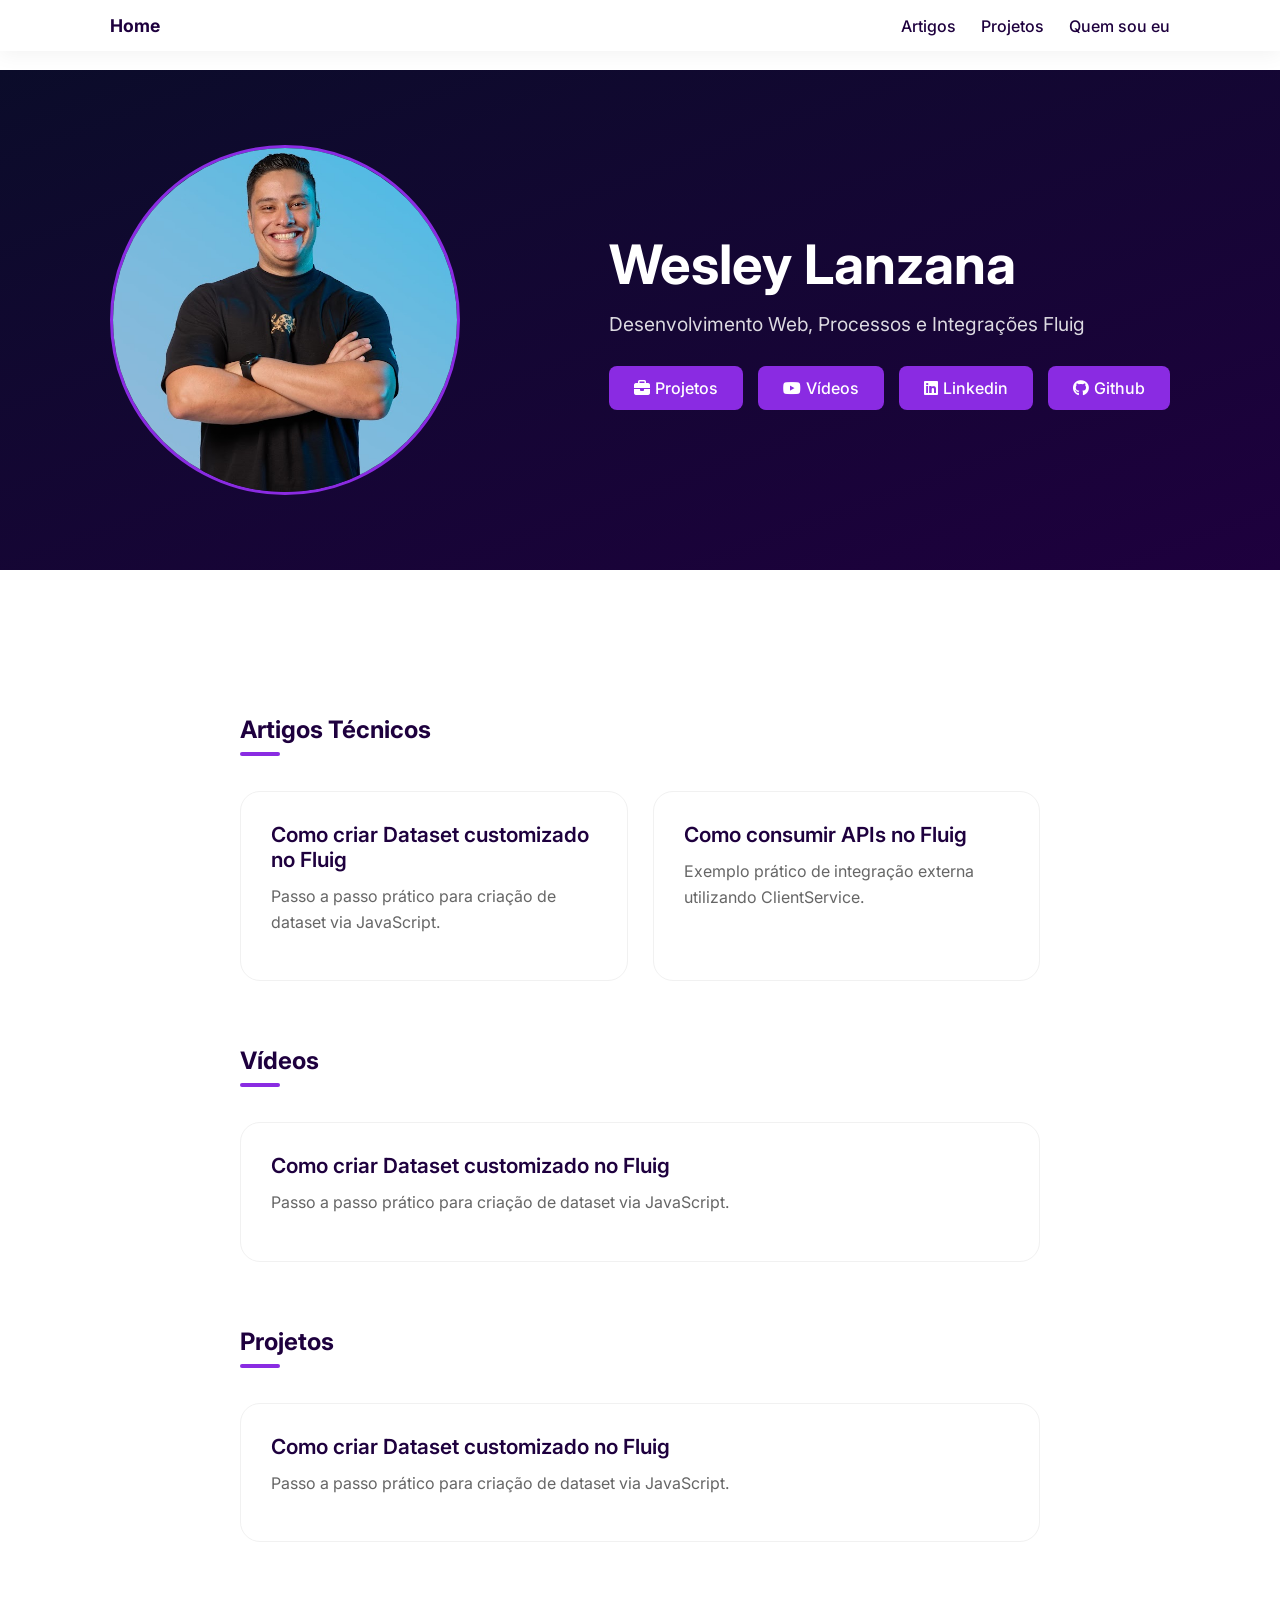
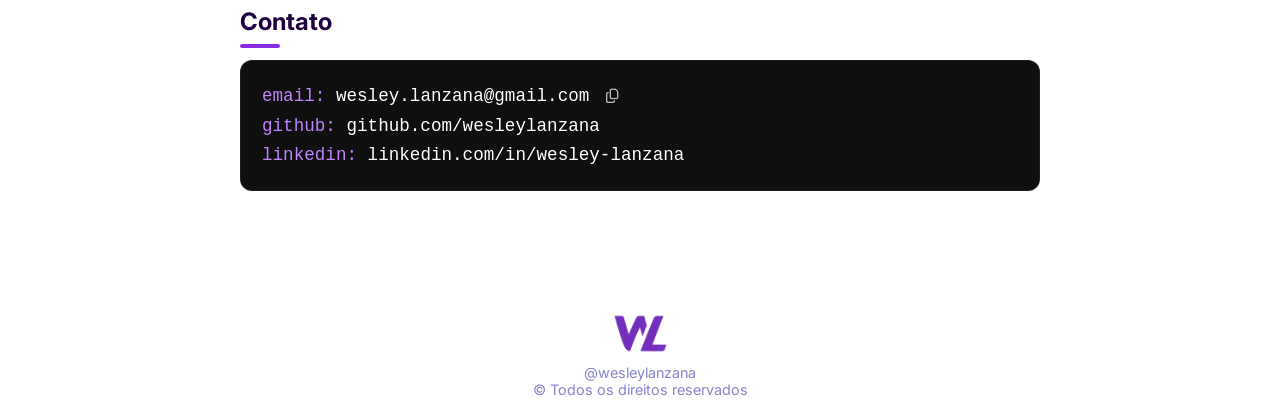
<file: my-page/index.html>
<!DOCTYPE html>
<html lang="pt-BR">


<!-- Mirrored from www.wesleylanzana.com.br/ by HTTrack Website Copier/3.x [XR&CO'2014], Wed, 22 Apr 2026 23:47:40 GMT -->
<!-- Added by HTTrack --><meta http-equiv="content-type" content="text/html;charset=UTF-8" /><!-- /Added by HTTrack -->
<head>
    <meta charset="UTF-8">
    <meta name="viewport" content="width=device-width, initial-scale=1.0">
    <meta name="description"
        content="Desenvolvimento Web, Processos e Integrações no Fluig. Portfólio técnico de Wesley Lanzana">
    <meta name="author" content="Wesley Lanzana">
    <script src="custom.js" defer></script>
    <link rel="stylesheet" href="style.css">
    <link rel="stylesheet" href="https://cdnjs.cloudflare.com/ajax/libs/font-awesome/6.5.0/css/all.min.css">
    <link rel="icon" type="image/png" sizes="32x32" href="favicon.png">
    <link rel="shortcut icon" href="favicon.png">
    <link rel="apple-touch-icon" sizes="180x180" href="apple-touch-icon.html">
    <link href="https://fonts.googleapis.com/css2?family=Inter:wght@400;500;600;700&amp;display=swap" rel="stylesheet">
</head>

<body>

    <header class="navbar">
        <div class="nav-container">
            <a class='logo' href='index.html'>Home</a>
            <nav>
                <ul>
                    <li><a href='artigos.html'>Artigos</a></li>
                    <li><a href='projetos.html'>Projetos</a></li>
                    <li><a href='quemsoueu.html'>Quem sou eu</a></li>
                </ul>
            </nav>
        </div>
    </header>

    <section class="hero">
        <section class="hero-content">
            <div class="hero-left">
                <img src="imagens/tratado.jpg" alt="Wesley Lanzana">
            </div>

            <div class="hero-right">
                <h1>Wesley Lanzana</h1>
                <p class="subtitle">Desenvolvimento Web, Processos e Integrações Fluig</p>

                <div class="hero-buttons">
                    <a class='btn-primary' href='projetos.html'><i class="fa-solid fa-briefcase"></i>Projetos</a>
                    <a class='btn-secondary' href='videos.html'><i class="fa-brands fa-youtube"></i>Vídeos</a>
                    <a href="https://www.linkedin.com/in/wesley-lanzana-b6470397/" target="_blank"
                        class="btn-secondary"><i class="fa-brands fa-linkedin"></i>Linkedin</a>
                    <a href="https://github.com/wesleylanzana" target="_blank" class="btn-secondary"><i
                            class="fa-brands fa-github"></i>Github</a>
                </div>
            </div>
        </section>
    </section>

    <main>

        <section>
            <h2>Artigos Técnicos</h2>

            <div class="cards-grid">
                <a class='content-item' href='artigos/datasetfluig.html'>
                    <h3>Como criar Dataset customizado no Fluig</h3>
                    <p>Passo a passo prático para criação de dataset via JavaScript.</p>
                </a>

                <a class='content-item' href='./artigos/comoUtilizarAPIs.html'>
                    <h3>Como consumir APIs no Fluig</h3>
                    <p>Exemplo prático de integração externa utilizando ClientService.</p>
                </a>
            </div>
        </section>

        <section id="videos">
            <h2>Vídeos</h2>
            <div class="horizontal-card">
                <a class='content-item' href='videos.html'>
                    <h3>Como criar Dataset customizado no Fluig</h3>
                    <p>Passo a passo prático para criação de dataset via JavaScript.</p>
                </a>
            </div>
        </section>

        <section id="projetos">
            <h2>Projetos</h2>
            <div class='horizontal-card'>
                <a class='content-item' href='projetos.html'>
                    <h3>Como criar Dataset customizado no Fluig</h3>
                    <p>Passo a passo prático para criação de dataset via JavaScript.</p>
                </a>
            </div>
        </section>

        <section id="contato">
            <h2>Contato</h2>

            <div class="terminal-contact">
                <p>
                    <span class="terminal-label">email:</span>
                    <span class="copy-email" onclick="copiarEmail()">
                        wesley.lanzana@gmail.com <i class="fa-regular fa-copy"></i>
                    </span>

                </p>
                <p><span class="terminal-label">github: </span>
                    <a href="https://github.com/wesleylanzana" target="_blank">github.com/wesleylanzana</a>
                </p>
                <p><span class="terminal-label">linkedin:</span>
                    <a href="https://www.linkedin.com/in/wesley-lanzana-b6470397/" target="_blank">
                        linkedin.com/in/wesley-lanzana
                    </a>
                </p>

            </div>
        </section>

    </main>

    <footer>
        <p>
            <img src="favicon.png" alt="logo">
        </p>
        <p>@wesleylanzana</p>
        <p>&copy; Todos os direitos reservados</p>
    </footer>
    
    <div id="toast">✔ Email copiado!</div>
</body>

</html>
</file>
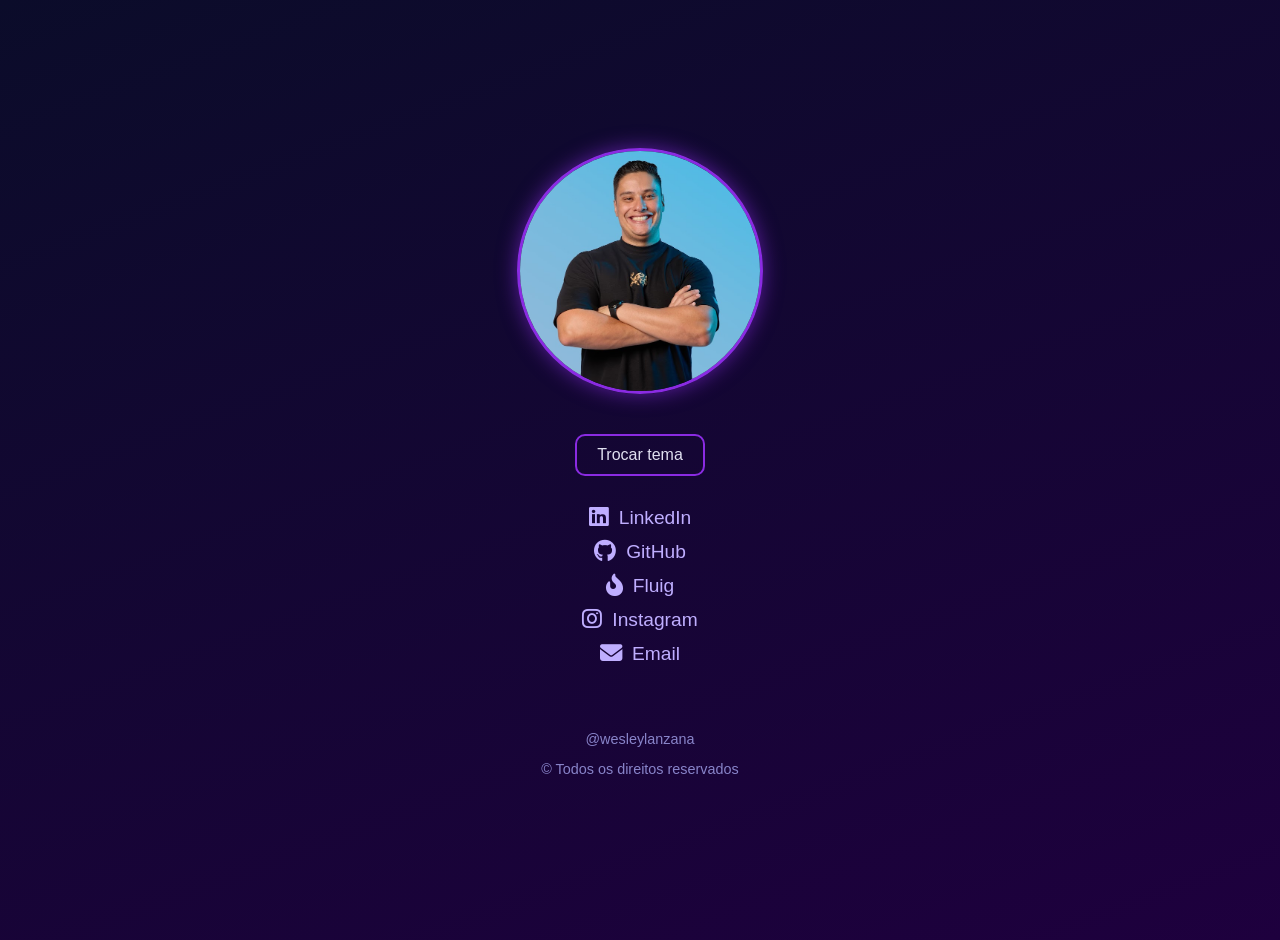
<file: my-page/home/index.html>
<!DOCTYPE html>
<html lang="pt-BR">
<head>
    <meta charset="UTF-8">
    <meta name="viewport" content="width=device-width, initial-scale=1.0">
    <script src="custom.js" defer></script>
    <link rel="stylesheet" href="style.css">
    <link rel="stylesheet" href="https://cdnjs.cloudflare.com/ajax/libs/font-awesome/6.5.0/css/all.min.css">
    <title>Wesley Lanzana</title>      
</head>
<body>
    <header>
        <img src="./img/tratado.jpg" alt="imagem">
    </header>

    <main>
        <section class='description'>
            <p><input type="button" value="Trocar tema" id='btnSwitchTheme'></p>
        </section>

        <section>
            <section>
                <ul>
                  <li><a href="https://www.linkedin.com/in/wesley-lanzana-b6470397/" target="_blank"><i class="fab fa-linkedin"></i> LinkedIn</a></li>
                  <li><a href="https://github.com/wesleylanzana" target="_blank"><i class="fab fa-github"></i> GitHub</a></li>
                  <li><a href="" target="_parent"><i class="fa-solid fa-fire-flame-curved"></i> Fluig</a></li>
                  <li><a href="https://www.instagram.com/wesleylanzana" target="_blank"><i class="fab fa-instagram"></i> Instagram</a></li>
                  <li><a href="mailto:wesley.lanzana@gmail.com"><i class="fas fa-envelope"></i> Email</a></li>
                </ul>
              </section>
              
        </section>
    </main>

    <footer>
        <p>@wesleylanzana</p>
        <p> &copy; Todos os direitos reservados</p>
    </footer>
</body>
</html>
</file>
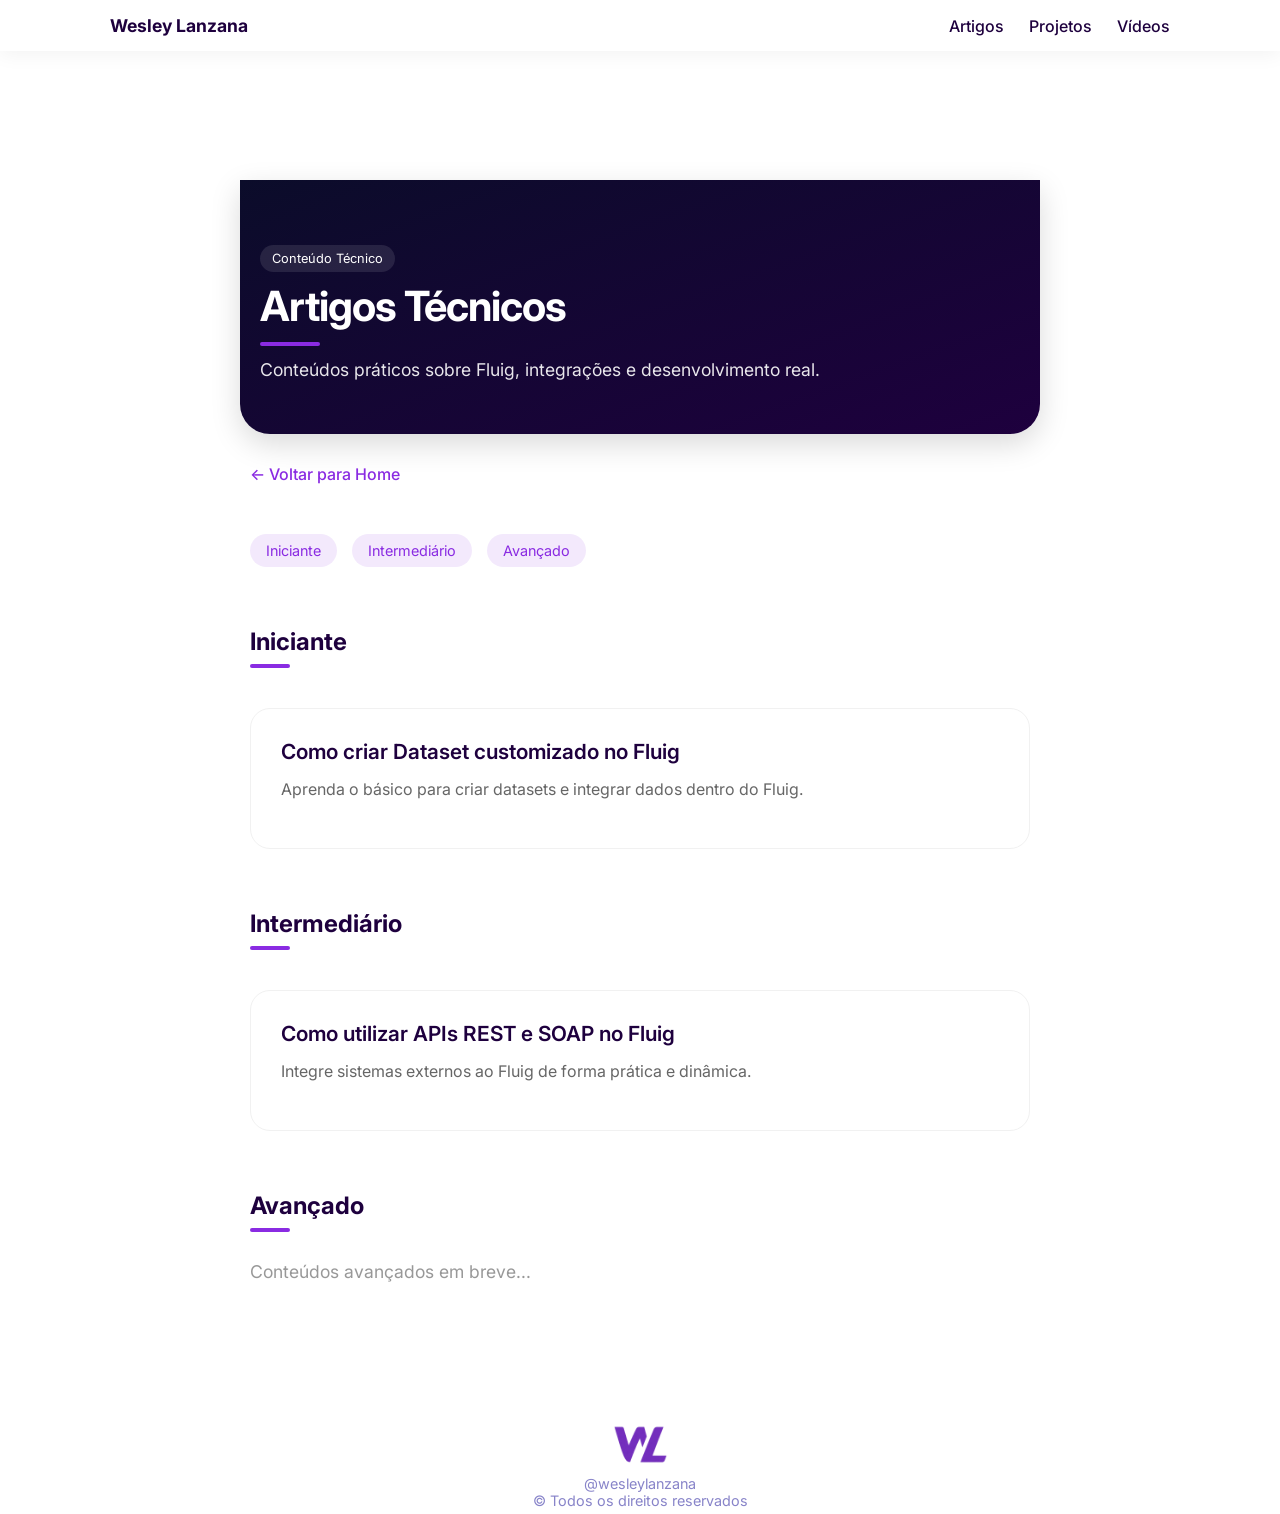
<file: my-page/artigos.html>
<!DOCTYPE html>
<html lang="pt-BR">

<head>
    <meta charset="UTF-8">
    <meta name="viewport" content="width=device-width, initial-scale=1.0">
    <meta name="description"
        content="Desenvolvimento Web, Processos e Integrações no Fluig. Portfólio técnico de Wesley Lanzana.">
    <meta name="author" content="Wesley Lanzana">

    <script src="custom.js" defer></script>
    <link rel="stylesheet" href="style.css">

    <link rel="stylesheet" href="https://cdnjs.cloudflare.com/ajax/libs/font-awesome/6.5.0/css/all.min.css">

    <link rel="icon" type="image/png" sizes="32x32" href="favicon.png">
    <link rel="shortcut icon" href="favicon.png">

    <link href="https://fonts.googleapis.com/css2?family=Inter:wght@400;500;600;700&display=swap" rel="stylesheet">
</head>

<body>

    <header class="navbar">
        <div class="nav-container">
            <a class="logo" href="index.html">Wesley Lanzana</a>

            <nav>
                <ul>
                    <li><a href="artigos.html">Artigos</a></li>
                    <li><a href="projetos.html">Projetos</a></li>
                    <li><a href="videos.html">Vídeos</a></li>
                </ul>
            </nav>
        </div>
    </header>

    <main>

        <!-- HERO PADRÃO -->
        <section class="article-hero">
            <div class="article-hero-content">

                <span class="badge">Conteúdo Técnico</span>

                <h1>Artigos Técnicos</h1>

                <p>
                    Conteúdos práticos sobre Fluig, integrações e desenvolvimento real.
                </p>

            </div>
        </section>

        <!-- CONTEÚDO -->
        <section class="article-content">

            <a class="back-link" href="index.html">← Voltar para Home</a>

            <div class="article-levels">
                <a href="#iniciante">Iniciante</a>
                <a href="#intermediario">Intermediário</a>
                <a href="#avancado">Avançado</a>
            </div>

            <!-- INICIANTE -->
            <section id="iniciante">
                <h2>Iniciante</h2>

                <div class="cards-grid">
                    <a class="content-item" href="artigos/datasetfluig.html">
                        <h3>Como criar Dataset customizado no Fluig</h3>
                        <p>
                            Aprenda o básico para criar datasets e integrar dados dentro do Fluig.
                        </p>
                    </a>
                </div>
            </section>

            <!-- INTERMEDIÁRIO -->
            <section id="intermediario">
                <h2>Intermediário</h2>

                <div class="cards-grid">
                    <a class="content-item" href="./artigos/comoUtilizarAPIs.html">
                        <h3>Como utilizar APIs REST e SOAP no Fluig</h3>
                        <p>
                            Integre sistemas externos ao Fluig de forma prática e dinâmica.
                        </p>
                    </a>
                </div>
            </section>

            <!-- AVANÇADO -->
            <section id="avancado">
                <h2>Avançado</h2>

                <div class="cards-grid">
                    <p style="opacity:0.6;">Conteúdos avançados em breve...</p>
                </div>
            </section>

        </section>

    </main>

    <footer>
        <p>
            <img src="favicon.png" alt="logo">
        </p>
        <p>@wesleylanzana</p>
        <p>&copy; Todos os direitos reservados</p>
    </footer>

    <div id="toast">✔ Email copiado!</div>

</body>

</html>
</file>
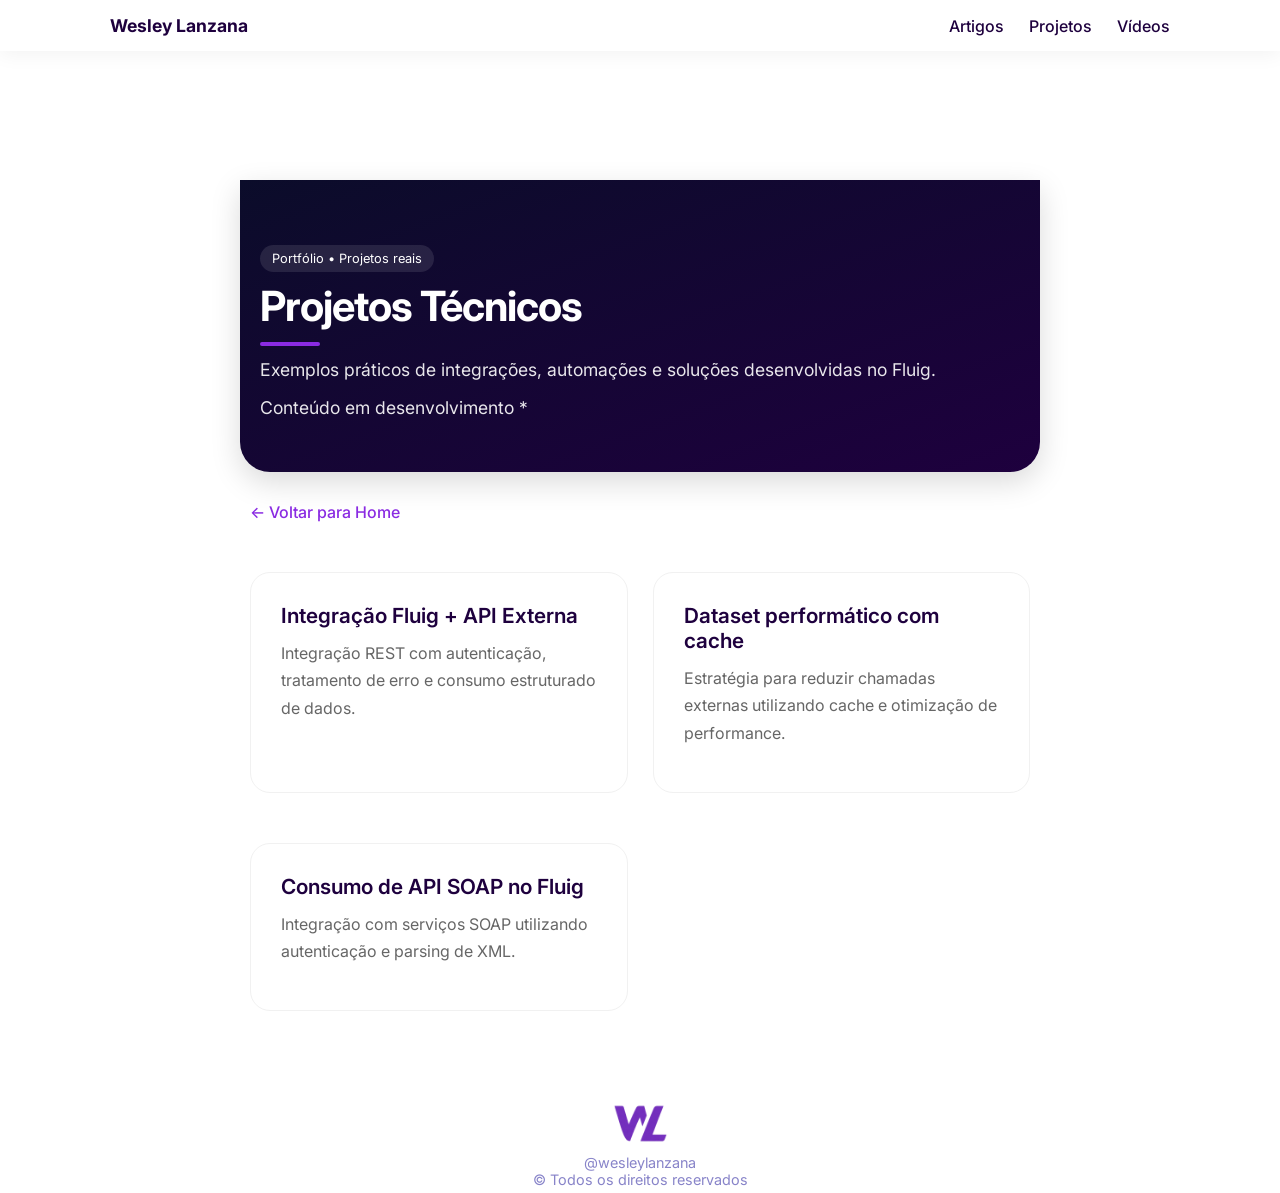
<file: my-page/projetos.html>
<!DOCTYPE html>
<html lang="pt-BR">

<head>
    <meta charset="UTF-8">
    <meta name="viewport" content="width=device-width, initial-scale=1.0">
    <meta name="description"
        content="Projetos técnicos de desenvolvimento no Fluig, integrações e automações.">
    <meta name="author" content="Wesley Lanzana">
    <title>Projetos | Wesley Lanzana</title>
    <script src="custom.js" defer></script>
    <link rel="stylesheet" href="style.css">
    <link rel="stylesheet" href="https://cdnjs.cloudflare.com/ajax/libs/font-awesome/6.5.0/css/all.min.css">
    <link rel="icon" type="image/png" sizes="32x32" href="favicon.png">
    <link rel="shortcut icon" href="favicon.png">
    <link href="https://fonts.googleapis.com/css2?family=Inter:wght@400;500;600;700&display=swap"
        rel="stylesheet">
</head>

<body>

    <header class="navbar">
        <div class="nav-container">
            <a class="logo" href="index.html">Wesley Lanzana</a>

            <nav>
                <ul>
                    <li><a href="artigos.html">Artigos</a></li>
                    <li><a href="projetos.html">Projetos</a></li>
                    <li><a href="videos.html">Vídeos</a></li>
                </ul>
            </nav>
        </div>
    </header>

    <main>

        <!-- HERO PADRÃO -->
        <section class="article-hero">

            <div class="article-hero-content">

                <span class="badge">Portfólio • Projetos reais</span>

                <h1>Projetos Técnicos</h1>

                <p>
                    Exemplos práticos de integrações, automações e soluções desenvolvidas no Fluig.
                </p>
                <p>
                    Conteúdo em desenvolvimento *
                </p>

            </div>

        </section>

        <!-- CONTEÚDO -->
        <section class="article-content">

            <a class="back-link" href="index.html">← Voltar para Home</a>

            <div class="cards-grid">

                <a class="content-item" href="#">
                    <h3>Integração Fluig + API Externa</h3>
                    <p>
                        Integração REST com autenticação, tratamento de erro e consumo estruturado de dados.
                    </p>
                </a>

                <a class="content-item" href="#">
                    <h3>Dataset performático com cache</h3>
                    <p>
                        Estratégia para reduzir chamadas externas utilizando cache e otimização de performance.
                    </p>
                </a>

                <a class="content-item" href="#">
                    <h3>Consumo de API SOAP no Fluig</h3>
                    <p>
                        Integração com serviços SOAP utilizando autenticação e parsing de XML.
                    </p>
                </a>

            </div>

        </section>

    </main>

    <footer>
        <p>
            <img src="favicon.png" alt="logo">
        </p>
        <p>@wesleylanzana</p>
        <p>&copy; Todos os direitos reservados</p>
    </footer>

    <div id="toast">✔ Email copiado!</div>

</body>

</html>
</file>
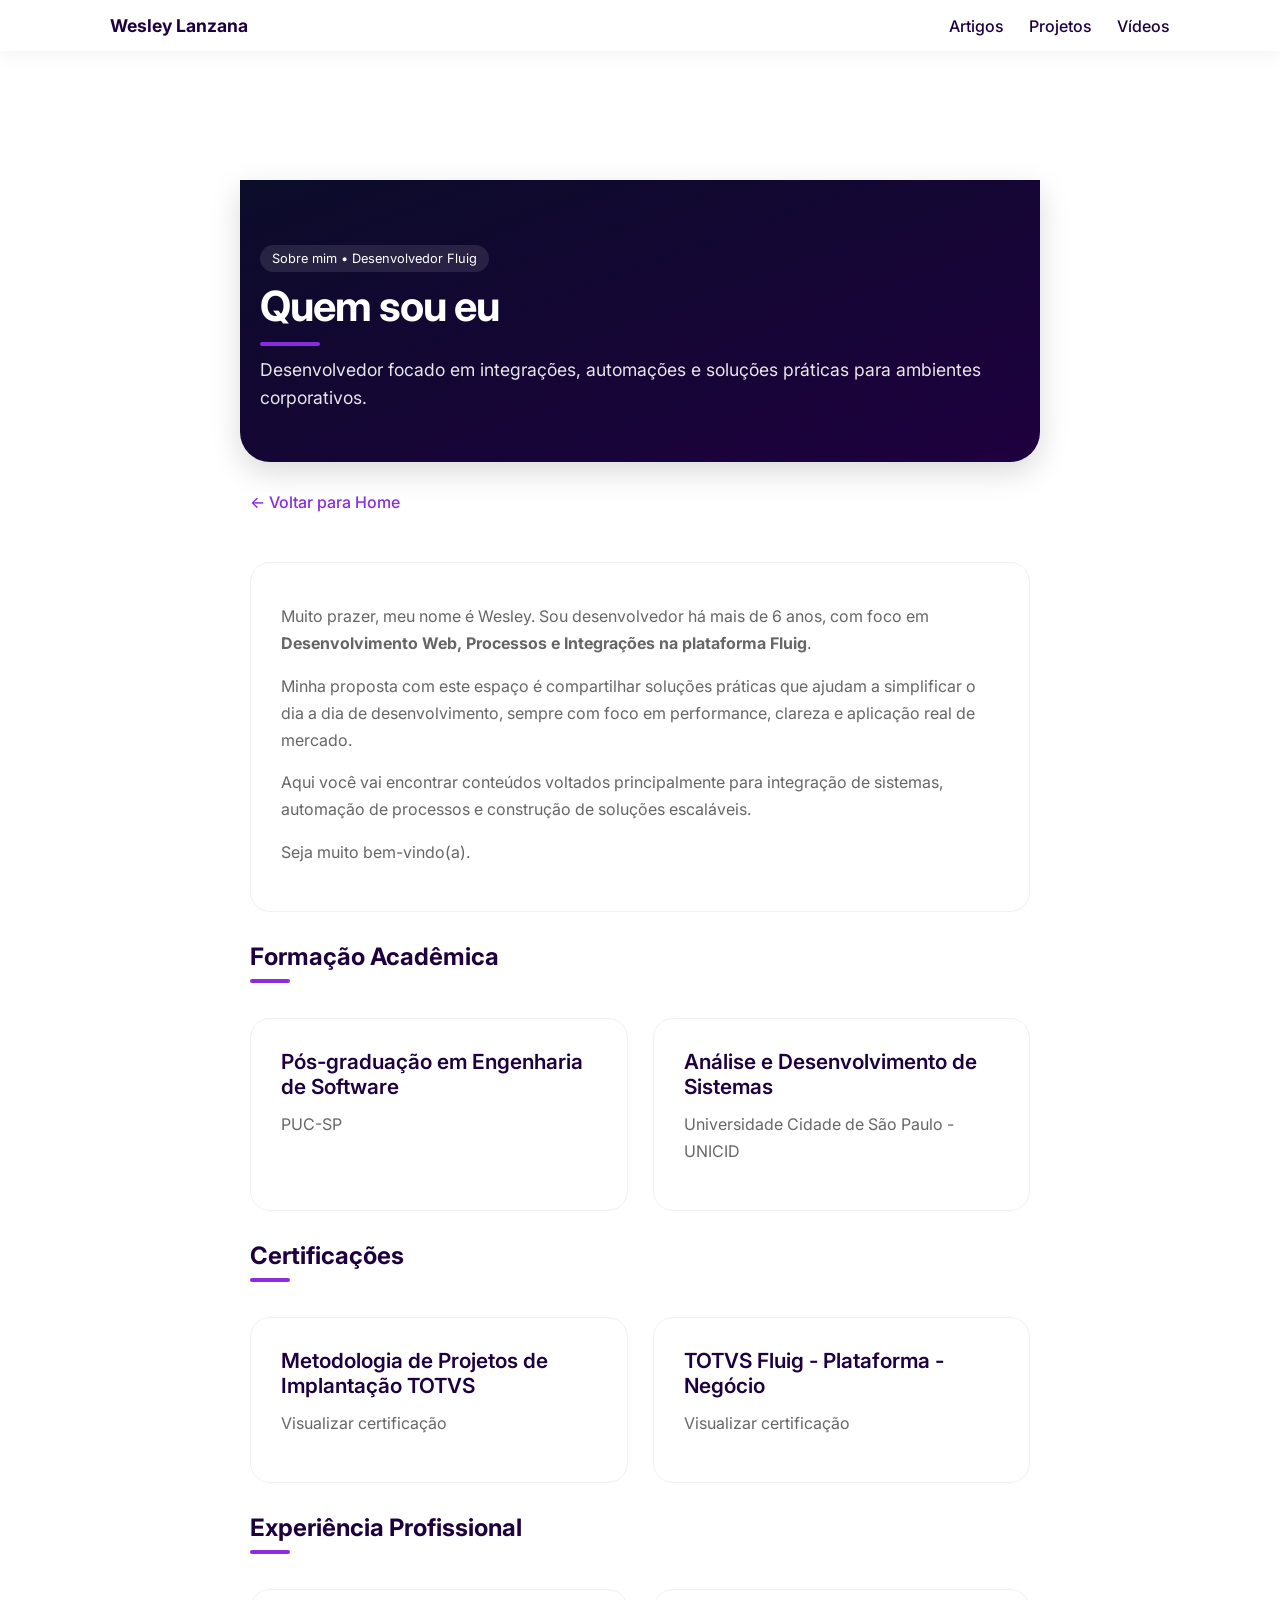
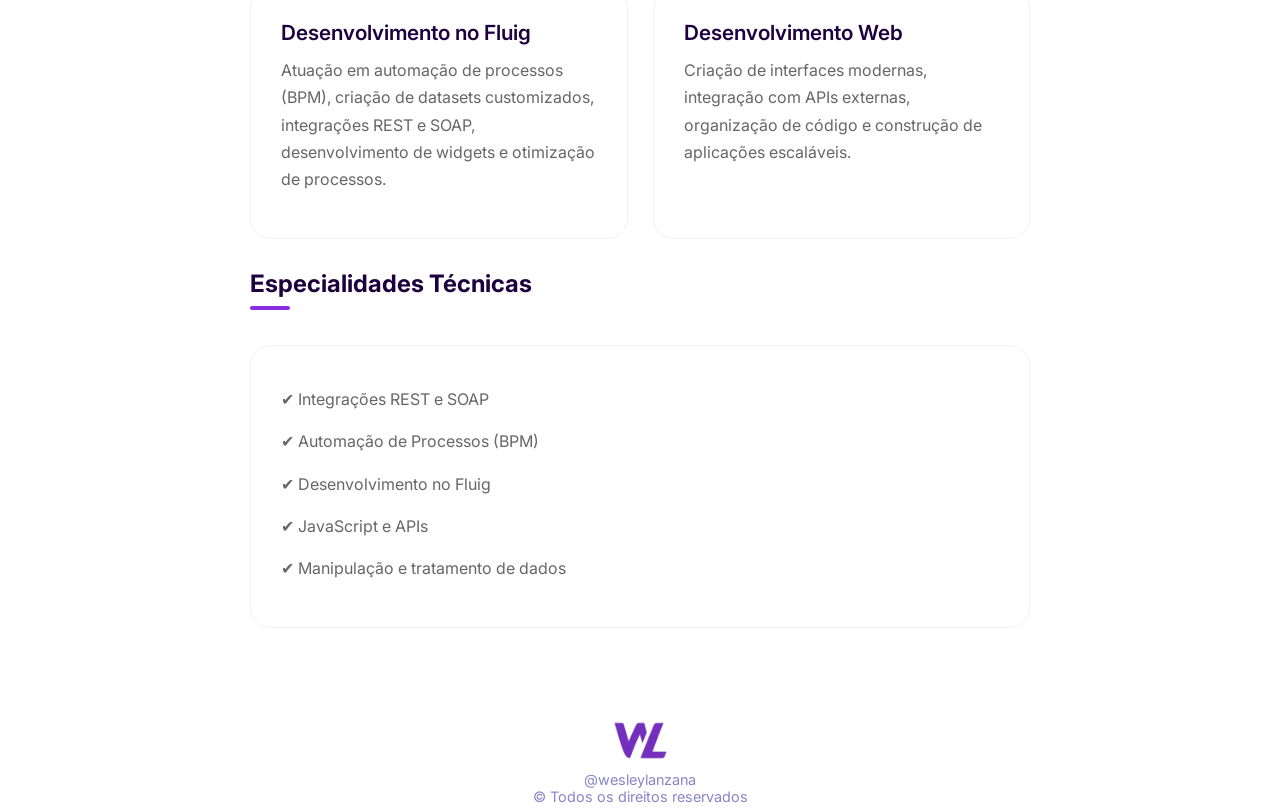
<file: my-page/quemsoueu.html>
<!DOCTYPE html>
<html lang="pt-BR">

<head>
    <meta charset="UTF-8">
    <meta name="viewport" content="width=device-width, initial-scale=1.0">
    <meta name="description"
        content="Conheça a trajetória profissional de Wesley Lanzana: desenvolvimento, integrações e Fluig.">
    <meta name="author" content="Wesley Lanzana">
    <title>Quem sou eu | Wesley Lanzana</title>

    <script src="custom.js" defer></script>
    <link rel="stylesheet" href="style.css">

    <link rel="stylesheet" href="https://cdnjs.cloudflare.com/ajax/libs/font-awesome/6.5.0/css/all.min.css">

    <link rel="icon" type="image/png" sizes="32x32" href="favicon.png">

    <link href="https://fonts.googleapis.com/css2?family=Inter:wght@400;500;600;700&display=swap"
        rel="stylesheet">
</head>

<body>

    <header class="navbar">
        <div class="nav-container">
            <a class="logo" href="index.html">Wesley Lanzana</a>

            <nav>
                <ul>
                    <li><a href="artigos.html">Artigos</a></li>
                    <li><a href="projetos.html">Projetos</a></li>
                    <li><a href="videos.html">Vídeos</a></li>
                </ul>
            </nav>
        </div>
    </header>

    <main>

        <!-- HERO -->
        <section class="article-hero">

            <div class="article-hero-content">

                <span class="badge">Sobre mim • Desenvolvedor Fluig</span>

                <h1>Quem sou eu</h1>

                <p>
                    Desenvolvedor focado em integrações, automações e soluções práticas para ambientes corporativos.
                </p>

            </div>

        </section>

        <!-- CONTEÚDO -->
        <section class="article-content">

            <a class="back-link" href="index.html">← Voltar para Home</a>

            <!-- INTRO -->
            <div class="content-item">
                <p>
                    Muito prazer, meu nome é Wesley. Sou desenvolvedor há mais de 6 anos, com foco em
                    <strong>Desenvolvimento Web, Processos e Integrações na plataforma Fluig</strong>.
                </p>

                <p>
                    Minha proposta com este espaço é compartilhar soluções práticas que ajudam a simplificar o dia a dia
                    de desenvolvimento, sempre com foco em performance, clareza e aplicação real de mercado.
                </p>

                <p>
                    Aqui você vai encontrar conteúdos voltados principalmente para integração de sistemas,
                    automação de processos e construção de soluções escaláveis.
                </p>

                <p>
                    Seja muito bem-vindo(a).
                </p>
            </div>

            <!-- FORMAÇÃO -->
            <h2>Formação Acadêmica</h2>

            <div class="cards-grid">

                <div class="content-item">
                    <h3>Pós-graduação em Engenharia de Software</h3>
                    <p>PUC-SP</p>
                </div>

                <div class="content-item">
                    <h3>Análise e Desenvolvimento de Sistemas</h3>
                    <p>Universidade Cidade de São Paulo - UNICID</p>
                </div>

            </div>

            <!-- CERTIFICAÇÕES -->
            <h2>Certificações</h2>

            <div class="cards-grid">

                <a class="content-item"
                    href="https://brasilopenbadge.com.br/pages/profile/wesley-henrique-oliveira-da-silva"
                    target="_blank">
                    <h3>Metodologia de Projetos de Implantação TOTVS</h3>
                    <p>Visualizar certificação</p>
                </a>

                <a class="content-item"
                    href="https://brasilopenbadge.com.br/pages/profile/wesley-henrique-oliveira-da-silva"
                    target="_blank">
                    <h3>TOTVS Fluig - Plataforma - Negócio</h3>
                    <p>Visualizar certificação</p>
                </a>

            </div>

            <!-- EXPERIÊNCIA -->
            <h2>Experiência Profissional</h2>

            <div class="cards-grid">

                <div class="content-item">
                    <h3>Desenvolvimento no Fluig</h3>
                    <p>
                        Atuação em automação de processos (BPM), criação de datasets customizados,
                        integrações REST e SOAP, desenvolvimento de widgets e otimização de processos.
                    </p>
                </div>

                <div class="content-item">
                    <h3>Desenvolvimento Web</h3>
                    <p>
                        Criação de interfaces modernas, integração com APIs externas,
                        organização de código e construção de aplicações escaláveis.
                    </p>
                </div>

            </div>

            <!-- ESPECIALIDADES -->
            <h2>Especialidades Técnicas</h2>

            <div class="cards-grid">

                <div class="content-item">
                    <p>✔ Integrações REST e SOAP</p>
                    <p>✔ Automação de Processos (BPM)</p>
                    <p>✔ Desenvolvimento no Fluig</p>
                    <p>✔ JavaScript e APIs</p>
                    <p>✔ Manipulação e tratamento de dados</p>
                </div>

            </div>

        </section>

    </main>

    <footer>
        <p>
            <img src="favicon.png" alt="logo">
        </p>
        <p>@wesleylanzana</p>
        <p>&copy; Todos os direitos reservados</p>
    </footer>

    <div id="toast">✔ Email copiado!</div>

</body>

</html>
</file>
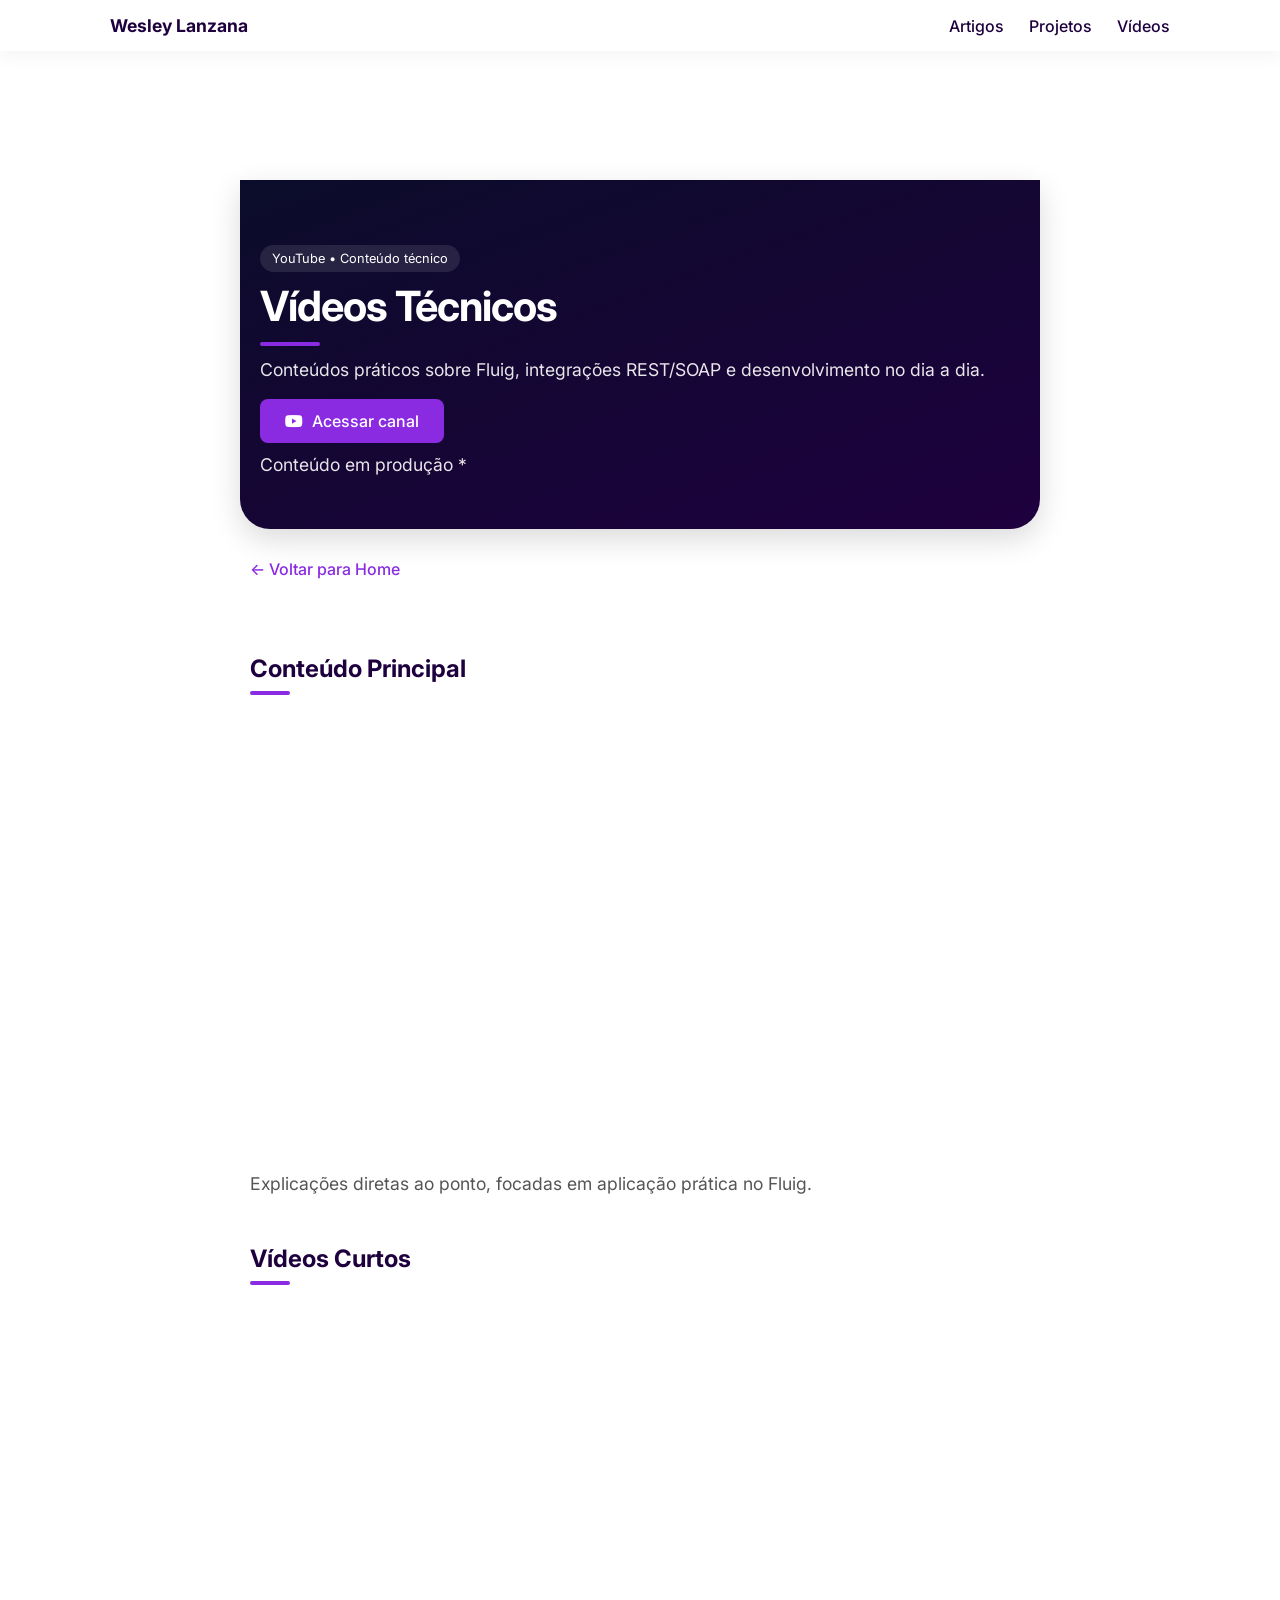
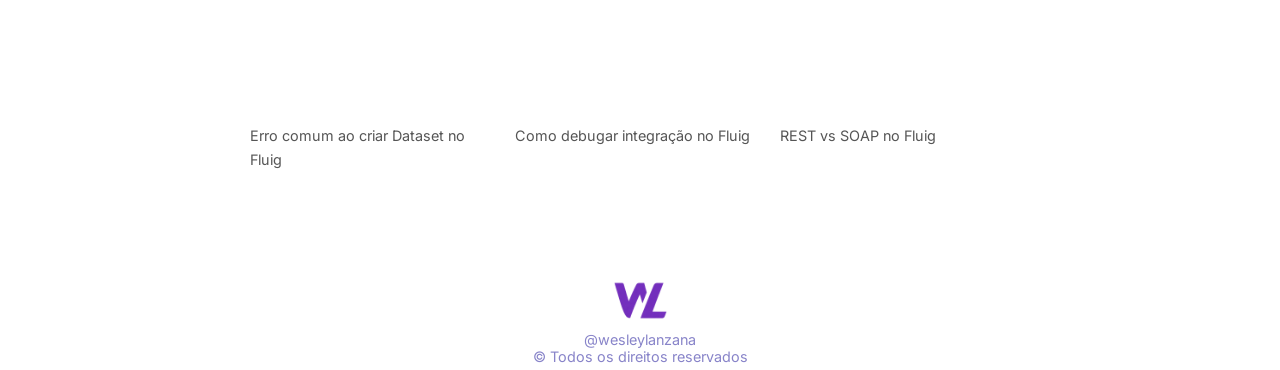
<file: my-page/videos.html>
<!DOCTYPE html>
<html lang="pt-BR">

<head>
    <meta charset="UTF-8">
    <meta name="viewport" content="width=device-width, initial-scale=1.0">
    <meta name="description"
        content="Vídeos técnicos sobre Fluig, integrações e desenvolvimento. Conteúdo prático por Wesley Lanzana.">
    <meta name="author" content="Wesley Lanzana">

    <script src="custom.js" defer></script>
    <link rel="stylesheet" href="style.css">

    <link rel="stylesheet" href="https://cdnjs.cloudflare.com/ajax/libs/font-awesome/6.5.0/css/all.min.css">

    <link rel="icon" type="image/png" sizes="32x32" href="favicon.png">
    <link rel="shortcut icon" href="favicon.png">

    <link href="https://fonts.googleapis.com/css2?family=Inter:wght@400;500;600;700&display=swap" rel="stylesheet">
</head>

<body>

    <header class="navbar">
        <div class="nav-container">
            <a class="logo" href="index.html">Wesley Lanzana</a>

            <nav>
                <ul>
                    <li><a href="artigos.html">Artigos</a></li>
                    <li><a href="projetos.html">Projetos</a></li>
                    <li><a href="videos.html">Vídeos</a></li>
                </ul>
            </nav>
        </div>
    </header>

    <main>

        <!-- HERO PADRÃO -->
        <section class="article-hero">

            <div class="article-hero-content">

                <span class="badge">YouTube • Conteúdo técnico</span>

                <h1>Vídeos Técnicos</h1>

                <p>
                    Conteúdos práticos sobre Fluig, integrações REST/SOAP e desenvolvimento no dia a dia.
                </p>

                <div class="hero-buttons">
                    <a href="https://www.youtube.com/@wesleylanzana_dev" target="_blank" class="btn-primary">
                        <i class="fa-brands fa-youtube"></i> Acessar canal
                    </a>
                </div>

                <p class="hero-note">Conteúdo em produção *</p>

            </div>

        </section>

        <!-- CONTEÚDO -->
        <section class="article-content">

            <a class="back-link" href="index.html">← Voltar para Home</a>

            <!-- VÍDEO PRINCIPAL -->
            <div class="video-item">

                <h2>Conteúdo Principal</h2>

                <div class="video-wrapper">
                    <iframe src="https://www.youtube.com/embed/SEU_VIDEO_AQUI" title="YouTube video player"
                        frameborder="0" allowfullscreen>
                    </iframe>
                </div>

                <p>
                    Explicações diretas ao ponto, focadas em aplicação prática no Fluig.
                </p>

            </div>

            <!-- SHORTS -->
            <h2>Vídeos Curtos</h2>

            <div class="shorts-grid">

                <div class="short-item">
                    <iframe src="https://www.youtube.com/embed/SEU_SHORT_AQUI" title="Short" frameborder="0"
                        allowfullscreen>
                    </iframe>
                    <p>Erro comum ao criar Dataset no Fluig</p>
                </div>

                <div class="short-item">
                    <iframe src="https://www.youtube.com/embed/SEU_SHORT_AQUI" title="Short" frameborder="0"
                        allowfullscreen>
                    </iframe>
                    <p>Como debugar integração no Fluig</p>
                </div>

                <div class="short-item">
                    <iframe src="https://www.youtube.com/embed/SEU_SHORT_AQUI" title="Short" frameborder="0"
                        allowfullscreen>
                    </iframe>
                    <p>REST vs SOAP no Fluig</p>
                </div>

            </div>

        </section>

    </main>

    <footer>
        <p>
            <img src="favicon.png" alt="logo">
        </p>
        <p>@wesleylanzana</p>
        <p>&copy; Todos os direitos reservados</p>
    </footer>

    <div id="toast">✔ Email copiado!</div>

</body>

</html>
</file>
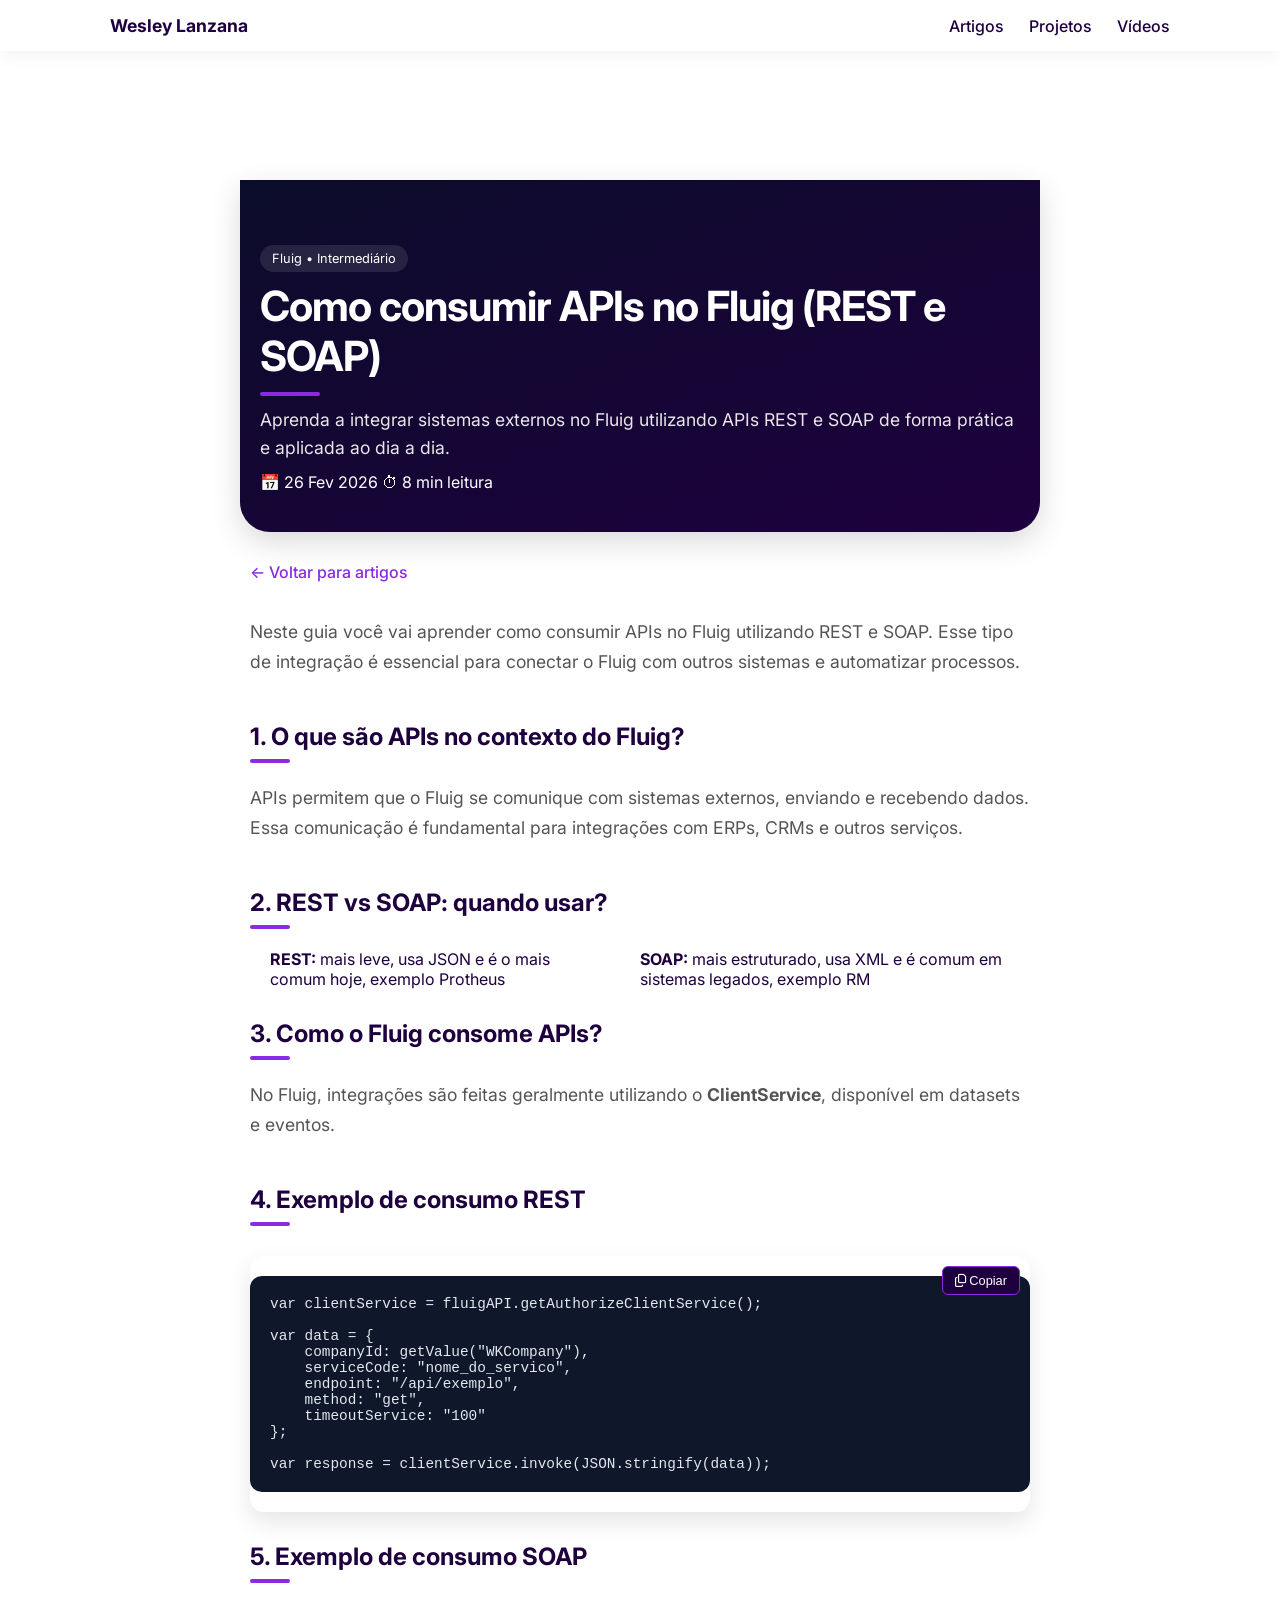
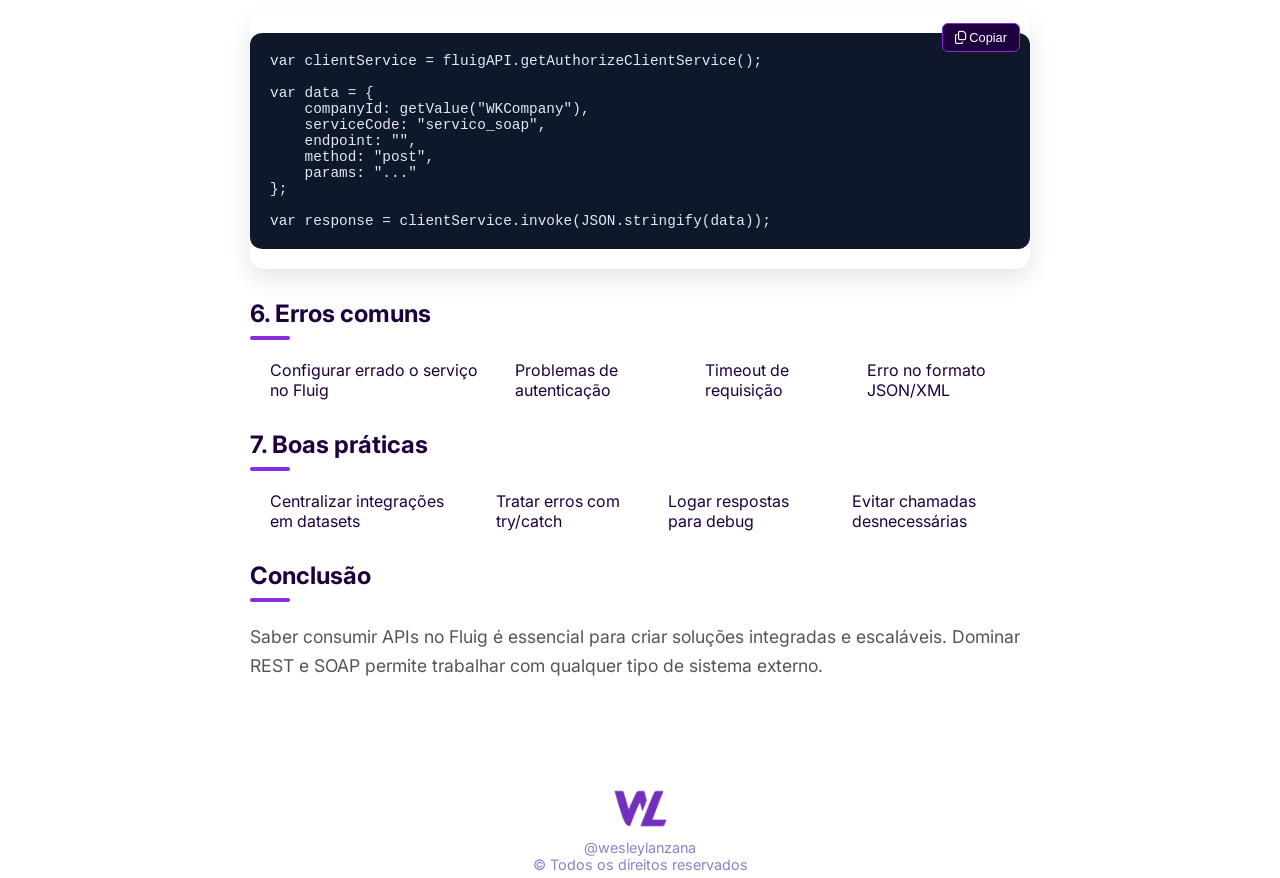
<file: my-page/artigos/comoUtilizarAPIs.html>
<!DOCTYPE html>
<html lang="pt-BR">

<head>
    <meta charset="UTF-8">
    <meta name="viewport" content="width=device-width, initial-scale=1.0">
    <meta name="description"
        content="Aprenda a consumir APIs REST e SOAP no Fluig. Integrações práticas para o dia a dia.">
    <meta name="author" content="Wesley Lanzana">
    <script src="../custom.js" defer></script>
    <link rel="stylesheet" href="../style.css">
    <link rel="stylesheet" href="https://cdnjs.cloudflare.com/ajax/libs/font-awesome/6.5.0/css/all.min.css">
    <link rel="icon" type="image/png" sizes="32x32" href="../favicon.png">
    <link rel="shortcut icon" href="../favicon.png">
    <link href="https://fonts.googleapis.com/css2?family=Inter:wght@400;500;600;700&display=swap" rel="stylesheet">
</head>

<body>

    <!-- NAVBAR -->
    <header class="navbar">
        <div class="nav-container">
            <a class="logo" href="../index.html">Wesley Lanzana</a>

            <nav>
                <ul>
                    <li><a href="../artigos.html">Artigos</a></li>
                    <li><a href="../projetos.html">Projetos</a></li>
                    <li><a href="../videos.html">Vídeos</a></li>
                </ul>
            </nav>
        </div>
    </header>

    <main>

        <!-- HERO -->
        <section class="article-hero">
            <div class="article-hero-content">

                <span class="badge">Fluig • Intermediário</span>

                <h1>Como consumir APIs no Fluig (REST e SOAP)</h1>

                <p>
                    Aprenda a integrar sistemas externos no Fluig utilizando APIs REST e SOAP
                    de forma prática e aplicada ao dia a dia.
                </p>

                <div class="article-meta">
                    <span>📅 26 Fev 2026</span>
                    <span>⏱ 8 min leitura</span>
                </div>

            </div>
        </section>

        <!-- CONTEÚDO -->
        <section class="article-content">

            <a class="back-link" href="../artigos.html">← Voltar para artigos</a>

            <p class="article-intro">
                Neste guia você vai aprender como consumir APIs no Fluig utilizando REST e SOAP.
                Esse tipo de integração é essencial para conectar o Fluig com outros sistemas e automatizar processos.
            </p>

            <h2>1. O que são APIs no contexto do Fluig?</h2>
            <p>
                APIs permitem que o Fluig se comunique com sistemas externos, enviando e recebendo dados.
                Essa comunicação é fundamental para integrações com ERPs, CRMs e outros serviços.
            </p>

            <h2>2. REST vs SOAP: quando usar?</h2>
            <ul>
                <li><strong>REST:</strong> mais leve, usa JSON e é o mais comum hoje, exemplo Protheus</li>
                <li><strong>SOAP:</strong> mais estruturado, usa XML e é comum em sistemas legados, exemplo RM</li>
            </ul>

            <h2>3. Como o Fluig consome APIs?</h2>
            <p>
                No Fluig, integrações são feitas geralmente utilizando o <strong>ClientService</strong>,
                disponível em datasets e eventos.
            </p>

            <h2>4. Exemplo de consumo REST</h2>

            <div class="code-block">
                <button class="copy-btn" onclick="copiarCodigo(this)">
                    <i class="fa-regular fa-copy"></i> Copiar
                </button>

<pre>
var clientService = fluigAPI.getAuthorizeClientService();

var data = {
    companyId: getValue("WKCompany"),
    serviceCode: "nome_do_servico",
    endpoint: "/api/exemplo",
    method: "get",
    timeoutService: "100"
};

var response = clientService.invoke(JSON.stringify(data));
</pre>
            </div>

            <h2>5. Exemplo de consumo SOAP</h2>

            <div class="code-block">
                <button class="copy-btn" onclick="copiarCodigo(this)">
                    <i class="fa-regular fa-copy"></i> Copiar
                </button>

<pre>
var clientService = fluigAPI.getAuthorizeClientService();

var data = {
    companyId: getValue("WKCompany"),
    serviceCode: "servico_soap",
    endpoint: "",
    method: "post",
    params: "<soapenv:Envelope>...</soapenv:Envelope>"
};

var response = clientService.invoke(JSON.stringify(data));
</pre>
            </div>

            <h2>6. Erros comuns</h2>
            <ul>
                <li>Configurar errado o serviço no Fluig</li>
                <li>Problemas de autenticação</li>
                <li>Timeout de requisição</li>
                <li>Erro no formato JSON/XML</li>
            </ul>

            <h2>7. Boas práticas</h2>
            <ul>
                <li>Centralizar integrações em datasets</li>
                <li>Tratar erros com try/catch</li>
                <li>Logar respostas para debug</li>
                <li>Evitar chamadas desnecessárias</li>
            </ul>

            <h2>Conclusão</h2>
            <p>
                Saber consumir APIs no Fluig é essencial para criar soluções integradas e escaláveis.
                Dominar REST e SOAP permite trabalhar com qualquer tipo de sistema externo.
            </p>

        </section>

    </main>

    <!-- FOOTER -->
    <footer>
        <p>
            <img src="../favicon.png" alt="logo">
        </p>
        <p>@wesleylanzana</p>
        <p>&copy; Todos os direitos reservados</p>
    </footer>

    <div id="toast">✔ Código copiado!</div>

</body>

</html>
</file>
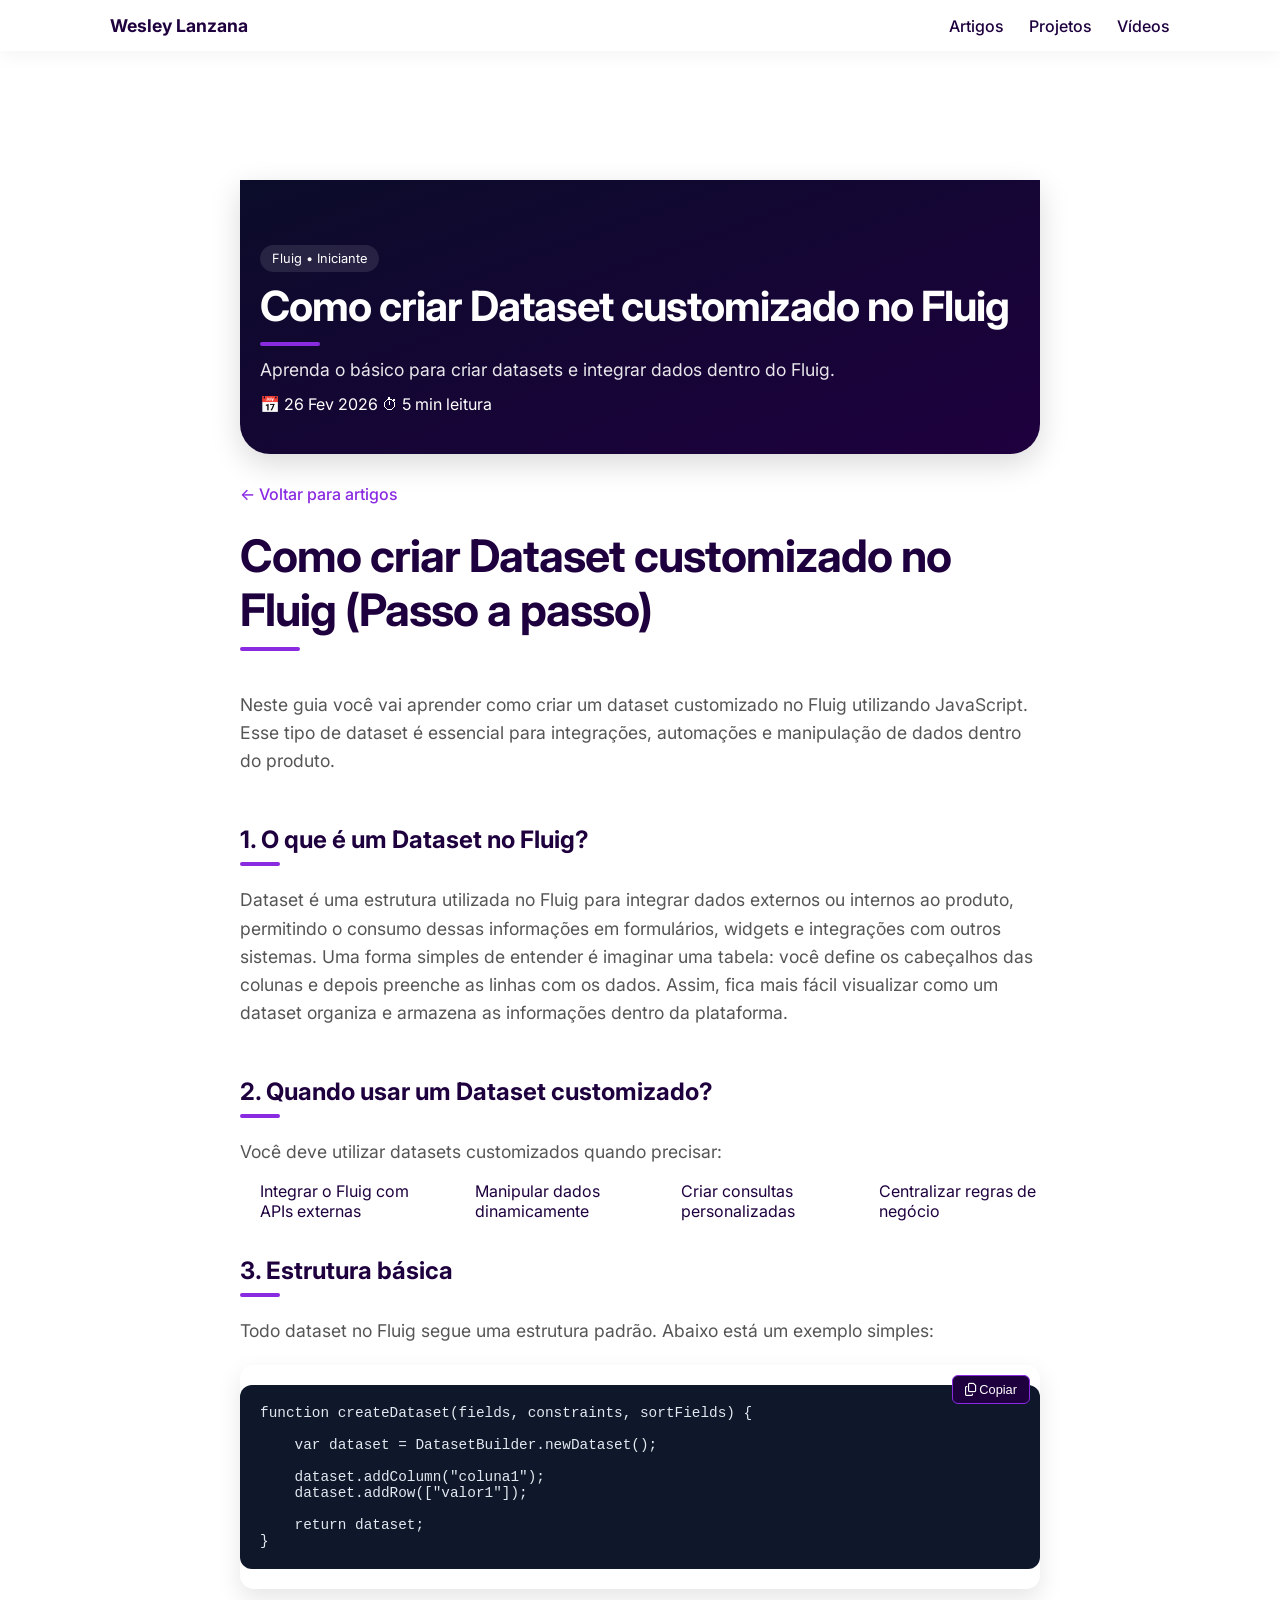
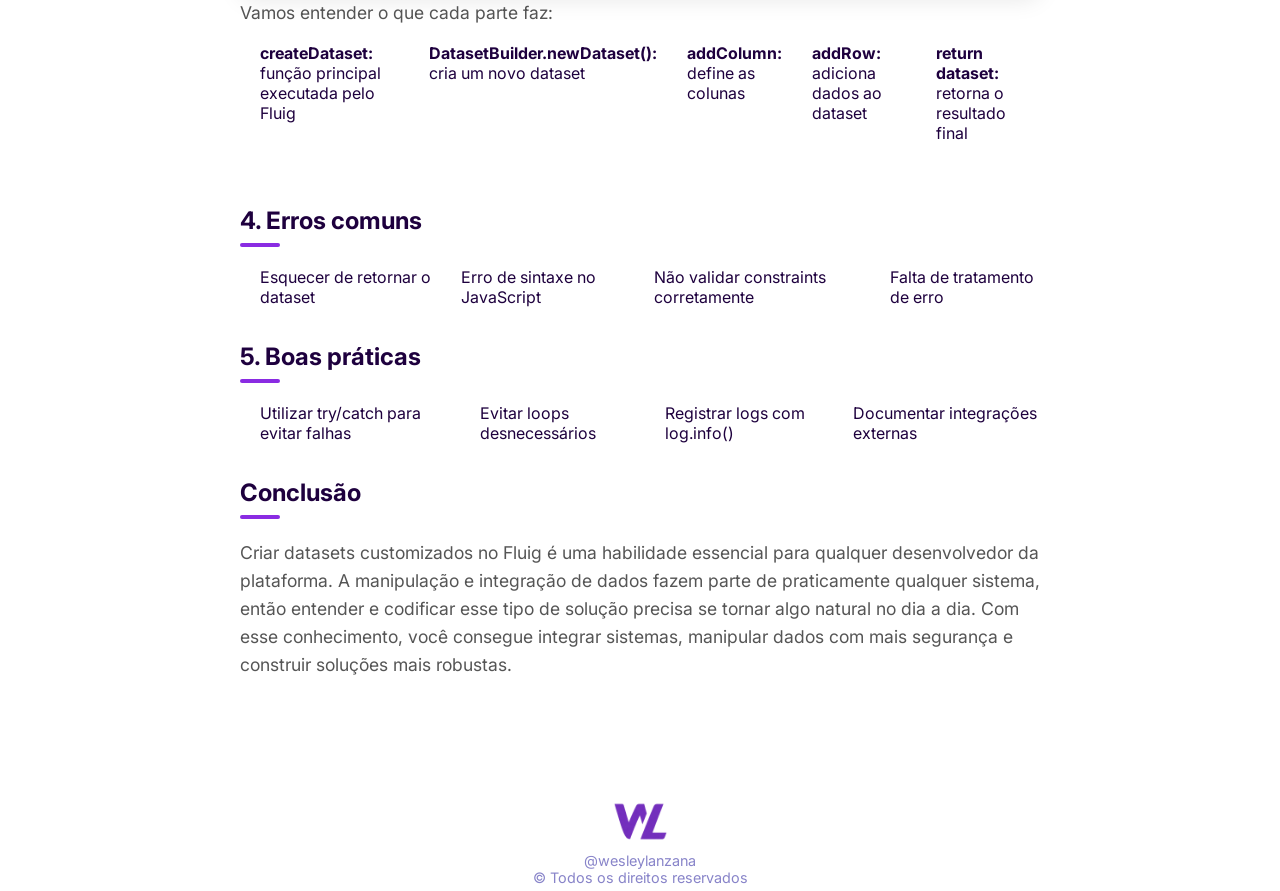
<file: my-page/artigos/datasetfluig.html>
<!DOCTYPE html>
<html lang="pt-BR">

<head>
    <meta charset="UTF-8">
    <meta name="viewport" content="width=device-width, initial-scale=1.0">
    <meta name="description"
        content="Desenvolvimento Web, Processos e Integrações no Fluig. Portfólio técnico de Wesley Lanzana.">
    <meta name="author" content="Wesley Lanzana">
    <script src="../custom.js" defer></script>
    <link rel="stylesheet" href="../style.css">
    <link rel="stylesheet" href="https://cdnjs.cloudflare.com/ajax/libs/font-awesome/6.5.0/css/all.min.css">
    <link rel="icon" type="image/png" sizes="32x32" href="../favicon.png">
    <link rel="shortcut icon" href="../favicon.png">
    <link rel="apple-touch-icon" sizes="180x180" href="apple-touch-icon.html">
    <link href="https://fonts.googleapis.com/css2?family=Inter:wght@400;500;600;700&amp;display=swap" rel="stylesheet">
</head>

<body>

    <header class="navbar">
        <div class="nav-container">
            <a class='logo' href='../index.html'>Wesley Lanzana</a>

            <nav>
                <ul>
                    <li><a href='../artigos.html'>Artigos</a></li>
                    <li><a href='../projetos.html'>Projetos</a></li>
                    <li><a href='../videos.html'>Vídeos</a></li>
                </ul>
            </nav>
        </div>
    </header>

    <main>

        <section class="article-hero">

            <div class="article-hero-content">
                <span class="badge">Fluig • Iniciante</span>

                <h1>Como criar Dataset customizado no Fluig</h1>

                <p>
                    Aprenda o básico para criar datasets e integrar dados dentro do Fluig.
                </p>

                <div class="article-meta">
                    <span>📅 26 Fev 2026</span>
                    <span>⏱ 5 min leitura</span>
                </div>
            </div>

        </section>
        <section>

            <a class='back-link' href='../artigos.html'>← Voltar para artigos</a>

            <h1>Como criar Dataset customizado no Fluig (Passo a passo)</h1>

            <p class="article-intro">
                Neste guia você vai aprender como criar um dataset customizado no Fluig utilizando JavaScript.
                Esse tipo de dataset é essencial para integrações, automações e manipulação de dados dentro do produto.
            </p>

            <h2>1. O que é um Dataset no Fluig?</h2>
            <p>
                Dataset é uma estrutura utilizada no Fluig para integrar dados externos ou internos ao produto, permitindo o
                consumo dessas informações em formulários, widgets e integrações com outros sistemas.

                Uma forma simples de entender é imaginar uma tabela: você define os cabeçalhos das colunas e depois
                preenche as linhas com os dados. Assim, fica mais fácil visualizar como um dataset organiza e armazena
                as informações dentro da plataforma.
            </p>

            <h2>2. Quando usar um Dataset customizado?</h2>
            <p>
                Você deve utilizar datasets customizados quando precisar:
            </p>

            <ul>
                <li>Integrar o Fluig com APIs externas</li>
                <li>Manipular dados dinamicamente</li>
                <li>Criar consultas personalizadas</li>
                <li>Centralizar regras de negócio</li>
            </ul>

            <h2>3. Estrutura básica</h2>

            <p>
                Todo dataset no Fluig segue uma estrutura padrão. Abaixo está um exemplo simples:
            </p>

            <div class="code-block">

                <button class="copy-btn" onclick="copiarCodigo(this)">
                    <i class="fa-regular fa-copy"></i> Copiar
                </button>

                <pre>
function createDataset(fields, constraints, sortFields) {

    var dataset = DatasetBuilder.newDataset();

    dataset.addColumn("coluna1");
    dataset.addRow(["valor1"]);

    return dataset;
}
</pre>

            </div>

            <p>
                Vamos entender o que cada parte faz:
            </p>

            <ul class="code-explanation">
                <li><strong>createDataset:</strong> função principal executada pelo Fluig</li>
                <li><strong>DatasetBuilder.newDataset():</strong> cria um novo dataset</li>
                <li><strong>addColumn:</strong> define as colunas</li>
                <li><strong>addRow:</strong> adiciona dados ao dataset</li>
                <li><strong>return dataset:</strong> retorna o resultado final</li>
            </ul>

            <div class="code-block">

                <button class="copy-btn" onclick="copiarCodigo(this)">
                    <i class="fa-regular fa-copy"></i> Copiar
                </button>

            </div>

            <h2>4. Erros comuns</h2>

            <ul>
                <li>Esquecer de retornar o dataset</li>
                <li>Erro de sintaxe no JavaScript</li>
                <li>Não validar constraints corretamente</li>
                <li>Falta de tratamento de erro</li>
            </ul>

            <h2>5. Boas práticas</h2>
            <ul>
                <li>Utilizar try/catch para evitar falhas</li>
                <li>Evitar loops desnecessários</li>
                <li>Registrar logs com log.info()</li>
                <li>Documentar integrações externas</li>
            </ul>

            <h2>Conclusão</h2>

            <p>
                Criar datasets customizados no Fluig é uma habilidade essencial para qualquer desenvolvedor da plataforma. A manipulação e integração de dados fazem parte de praticamente qualquer sistema, então entender e codificar esse tipo de solução precisa se tornar algo natural no dia a dia.

Com esse conhecimento, você consegue integrar sistemas, manipular dados com mais segurança e construir soluções mais robustas.
            </p>

        </section>
    </main>

    <footer>
        <p>
            <img src="../favicon.png" alt="logo">
        </p>
        <p>@wesleylanzana</p>
        <p>&copy; Todos os direitos reservados</p>
    </footer>

    <div id="toast">✔ Email copiado!</div>

</body>

</html>
</file>
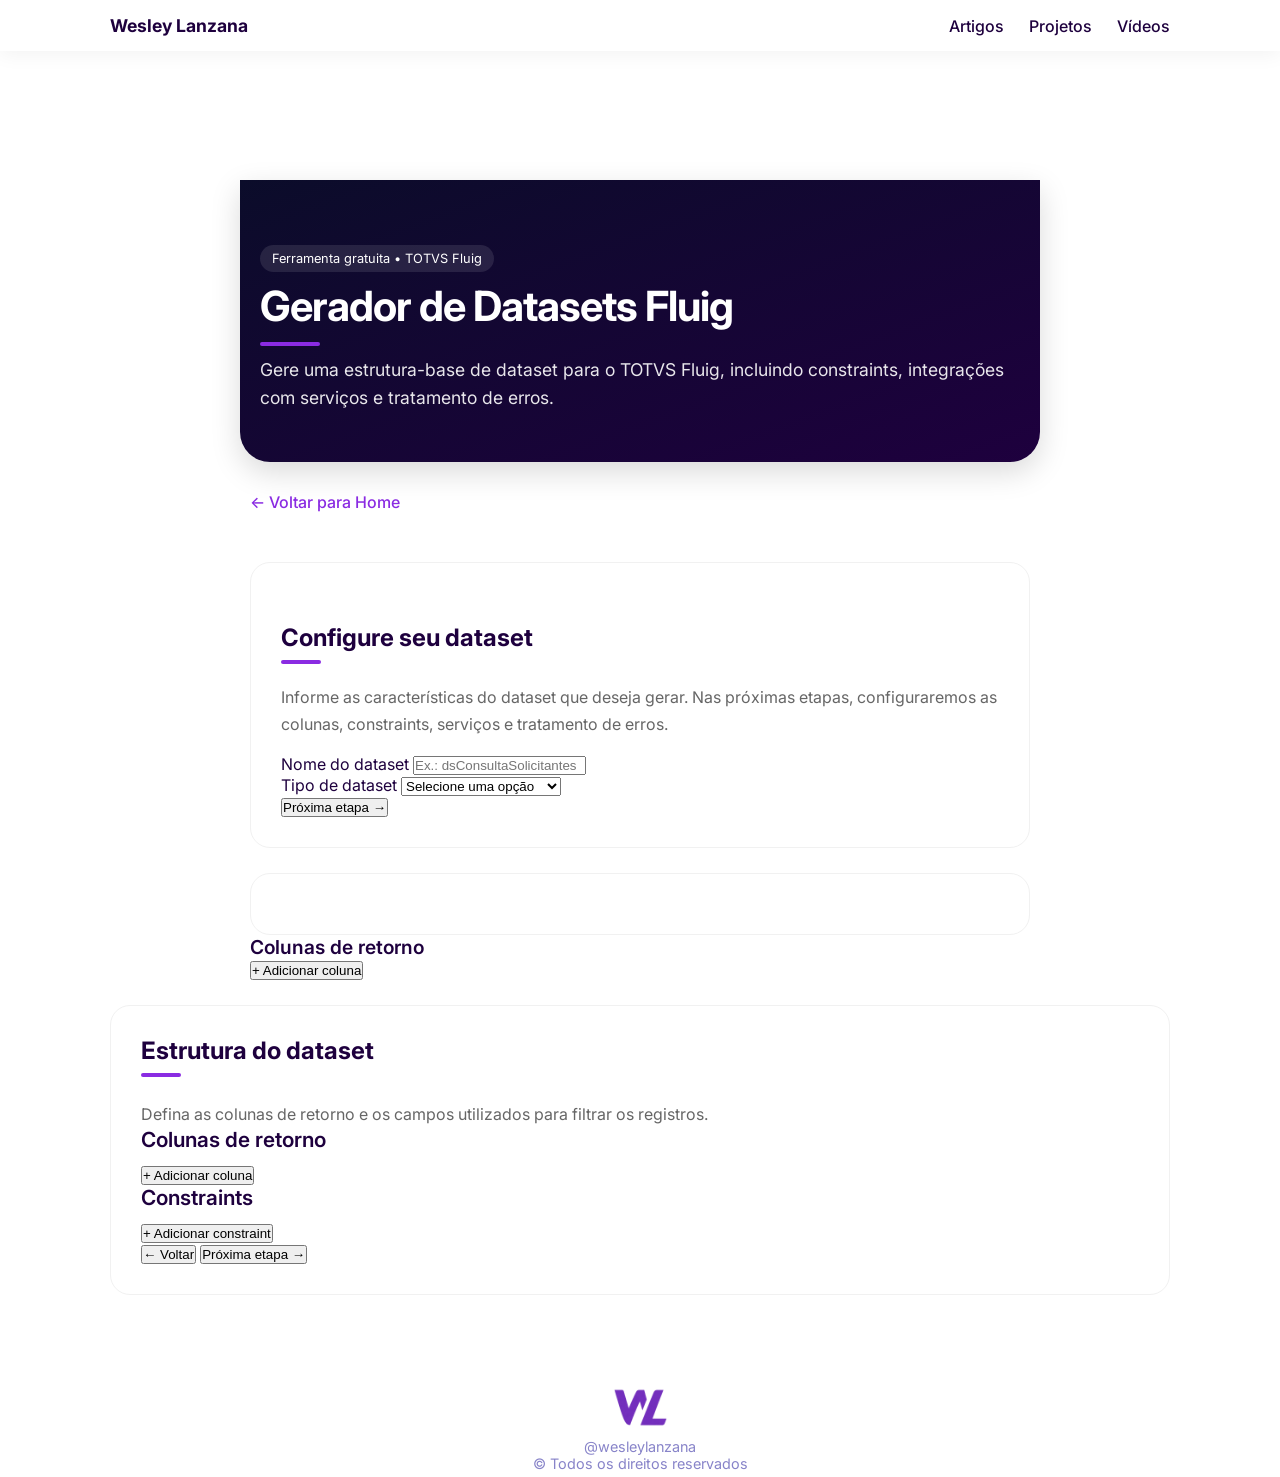
<file: my-page/geradorDeDatasets/geradorDeDatasets.html>
<!DOCTYPE html>
<html lang="pt-BR">

<head>
    <meta charset="UTF-8">
    <meta name="viewport" content="width=device-width, initial-scale=1.0">
    <meta name="description" content="Gerador de datasets Fluig">
    <meta name="author" content="Wesley Lanzana">
    <title>Gerador de Datasets | Wesley Lanzana</title>

    <script src="../custom.js" defer></script>
    <link rel="stylesheet" href="../style.css">

    <link rel="stylesheet" href="https://cdnjs.cloudflare.com/ajax/libs/font-awesome/6.5.0/css/all.min.css">

    <link rel="icon" type="image/png" sizes="32x32" href="../favicon.png">

    <link href="https://fonts.googleapis.com/css2?family=Inter:wght@400;500;600;700&display=swap" rel="stylesheet">
</head>

<body>

    <header class="navbar">
        <div class="nav-container">
            <a class="logo" href="../index.html">Wesley Lanzana</a>

            <nav>
                <ul>
                    <li><a href="../artigos.html">Artigos</a></li>
                    <li><a href="../projetos.html">Projetos</a></li>
                    <li><a href="../videos.html">Vídeos</a></li>
                </ul>
            </nav>
        </div>
    </header>

    <main>
        <!-- HERO -->
        <section class="article-hero">

            <div class="article-hero-content">

                <span class="badge">Ferramenta gratuita • TOTVS Fluig</span>

                <h1>Gerador de Datasets Fluig</h1>

                <p>
                    Gere uma estrutura-base de dataset para o TOTVS Fluig,
                    incluindo constraints, integrações com serviços e tratamento de erros.
                </p>

            </div>

        </section>


        <!-- CONTEÚDO -->
        <section class="article-content">

            <a class="back-link" href="../index.html">← Voltar para Home</a>

            <div id="step1" class="content-item">
                <h2>Configure seu dataset</h2>

                <p>
                    Informe as características do dataset que deseja gerar.
                    Nas próximas etapas, configuraremos as colunas, constraints,
                    serviços e tratamento de erros.
                </p>

                <div class="form-group">
                    <label for="datasetName">Nome do dataset</label>
                    <input type="text" id="datasetName" name="datasetName" class="form-control"
                        placeholder="Ex.: dsConsultaSolicitantes">
                </div>

                <div class="form-group">
                    <label for="datasetType">Tipo de dataset</label>
                    <select id="datasetType" name="datasetType" class="form-control">
                        <option value="">Selecione uma opção</option>
                        <option value="simple">Simples</option>
                        <option value="integration">Integração com serviço</option>
                    </select>
                </div>

                <button type="button" id="nextStep" class="btn">
                    Próxima etapa →
                </button>
            </div>

            <!-- ETAPA 1: CONFIGURAÇÃO INICIAL -->
            <div class="content-item">
                <!-- Seu formulário atual permanece aqui -->
            </div>

            <h3>Colunas de retorno</h3>

            <div id="columnsContainer"></div>

            <button type="button" id="addColumn" class="btn">
                + Adicionar coluna
            </button>

        </section>

        <!-- ETAPA 2: COLUNAS E CONSTRAINTS -->
        <div id="step2" class="content-item" hidden>

            <h2>Estrutura do dataset</h2>

            <p>
                Defina as colunas de retorno e os campos utilizados
                para filtrar os registros.
            </p>

            <h3>Colunas de retorno</h3>

            <div id="columnsContainer"></div>

            <button type="button" id="addColumn" class="btn">
                + Adicionar coluna
            </button>

            <h3>Constraints</h3>

            <div id="constraintsContainer"></div>

            <button type="button" id="addConstraint" class="btn">
                + Adicionar constraint
            </button>

            <div>
                <button type="button" id="backStep1" class="btn">
                    ← Voltar
                </button>

                <button type="button" id="nextStep2" class="btn">
                    Próxima etapa →
                </button>
            </div>

        </div>

    </main>

    <footer>
        <p>
            <img src="../favicon.png" alt="logo">
        </p>
        <p>@wesleylanzana</p>
        <p>&copy; Todos os direitos reservados</p>
    </footer>

    <div id="toast">✔ Email copiado!</div>

</body>

</html>
</file>
<file: my-page/style.css>
* {
    list-style: none;
    margin: 0;
    padding: 0;
    box-sizing: border-box;
}

.content-item {
    border: 1px solid #f0f0f0;
    background: #ffffff;
    transition: all 0.3s ease;
    margin-top: 25px;
}

.hero {
    text-align: center;
}
.content-item {
    display: block;
    padding: 30px;
    border-radius: 20px;
    background: #ffffff;
    border: 1px solid #f1f1f1;
    text-decoration: none;
    transition: all 0.35s ease;
    position: relative;
    overflow: hidden;
}

.content-item h3 {
    font-size: 1.3rem;
    margin-bottom: 12px;
    color: #1e003e;
}

.content-item p {
    font-size: 1rem;
    color: #666;
}

.content-item::before {
    content: "";
    position: absolute;
    left: 0;
    width: 100%;
    height: 4px;
    top: 0;
    border-top-left-radius: 20px;
    border-top-right-radius: 20px;
    background: linear-gradient(90deg, #8a2be2, #c084fc);
    transform: scaleX(0);
    transform-origin: left;
    transition: transform 0.35s ease;
    z-index: 1;
}

.content-item:hover {
    transform: translateY(-6px);
    box-shadow: 0 15px 40px rgba(0, 0, 0, 0.08);
}

.content-item:hover::before {
    transform: scaleX(1);
}

main {
    text-align: left;
}

main p {
    line-height: 1.6;
}

/*
main section {
    display: flex;
    flex-direction: column;
    gap: 30px;
}*/
/*
main section {
    background: #ffffff;
    padding: 40px;
    border-radius: 16px;
    box-shadow: 0 10px 30px rgba(0, 0, 0, 0.05);
    transition: transform 0.3s ease, box-shadow 0.3s ease;
}*/

.hero {
    background: linear-gradient(160deg, #0b0c2a, #1e003e);
    padding: 25px 25px;
}

body {
    background: #ffffff;
    color: #1e003e;
}

html {
  scroll-behavior: smooth;
}


main {
    width: 100%;
    max-width: 1100px;
    margin: 0 auto;
    padding: 60px 20px;
}

/*
main section {
    margin-bottom: 80px;
}*/

main h2 {
    position: relative;
    display: inline-block;
    margin-bottom: 25px;
}

main h2::after {
    content: "";
    display: block;
    width: 40px;
    height: 4px;
    background: #8a2be2;
    margin: 8px 0 0 0;
    border-radius: 2px;
}

main p {
    font-size: 1.1rem;
    color: #555;
}

main h3 {
    font-size: 1.2rem;
    font-weight: 600;
}
/*
body {
    margin: 0;
    font-family: 'Segoe UI', sans-serif;
    background: linear-gradient(160deg, #0b0c2a, #1e003e);
    color: #e0e0f0;
    min-height: 100vh;
    display: flex;
    flex-direction: column;
    align-items: center;
    justify-content: center;
    padding: 20px;
  }*/


 header img {
    width: 180px;
    height: 180px;
    border-radius: 50%;
    object-fit: cover;
    object-position: 50% 30%;
    border: 3px solid #8a2be2;
    box-shadow: 0 0 20px rgba(138, 43, 226, 0.6);
    margin-bottom: 20px;
  }
  
  .description {
    text-align: center;
    margin-bottom: 30px;
  }
  
  .description input[type="button"] {
    background-color: transparent;
    color: #e0e0f0;
    border: 2px solid #8a2be2;
    padding: 10px 20px;
    font-size: 1rem;
    border-radius: 10px;
    cursor: pointer;
    transition: background 0.3s ease, color 0.3s ease;
  }
  
  .description input[type="button"]:hover {
    background-color: #8a2be2;
    color: #fff;
    box-shadow: 0 0 10px #8a2be2;
  }
  
  main ul {
    display: flex;
    justify-content: center;
    gap: 30px;
    padding: 0;
    margin: 0;
}
  
  main ul li {
    margin: 0;
    /*font-size: 1.2rem;
    color: #bfaeff;
    transition: color 0.3s, transform 0.3s;
    cursor: pointer;*/
  }
  
  main ul li:hover {
    color: #e0b3ff;
    transform: scale(1.1);
  }
  
  footer {
    margin-top: 5px;
    margin-bottom: 5px;
    font-size: 0.9rem;
    color: #8884c9;
    text-align: center;
  }

  .hero nav ul li a {
    color: #ffffff;
    font-weight: 500;
}

.hero nav ul li a:hover {
    color: #c084fc;
    transform: scale(1.05);
}
  
.hero nav ul {
    margin-top: 30px;
}
  /*main ul li a {
    text-decoration: none;
    color: #bfaeff;
    font-size: 1.2rem;
    display: inline-flex;
    align-items: center;
    gap: 10px;
    transition: color 0.3s, transform 0.3s;
  }*/
  
  main ul li a:hover {
    color: #e0b3ff;
    transform: scale(1.05);
  }
  
  main ul li i {
    font-size: 1.4rem;
  }
  

  body.light-theme {
    background: #f1f5f9;
    color: #212529;
}

/* Adicional: deixar botão legível no tema claro */
body.light-theme .description input[type="button"] {
    color: #212529;
    border-color: #6c63ff;
}

body.light-theme .description input[type="button"]:hover {
    background-color: #6c63ff;
    color: #fff;
}

/* Links no tema claro */
body.light-theme main ul li a {
    color: #4b3d91;
}

body.light-theme main ul li a:hover {
    color: #3b2d7f;
}

/* ===== ESTILO PÁGINA DE ARTIGO ===== */

main h1 {
    font-size: 2.8rem;
    font-weight: 700;
    letter-spacing: -1px;
    margin-bottom: 40px;
}

main h1::after {
    content: "";
    display: block;
    width: 60px;
    height: 4px;
    background: #8a2be2;
    margin-top: 10px;
    border-radius: 2px;
}

main pre {
    background: #0f172a;
    color: #e2e8f0;
    padding: 20px;
    border-radius: 12px;
    overflow-x: auto;
    font-size: 0.9rem;
    margin: 20px 0;
}

main ul {
    margin-top: 10px;
    padding-left: 20px;
    list-style: disc;
}

.back-link {
    display: inline-block;
    margin-bottom: 25px;
    text-decoration: none;
    font-weight: 500;
    color: #8a2be2;
    transition: 0.3s;
}

.back-link:hover {
    color: #5b17a8;
}


/*Videos*/
.video-item {
    margin-top: 30px;
}

.video-wrapper {
    position: relative;
    padding-bottom: 56.25%;
    height: 0;
    margin-top: 15px;
}

.video-wrapper iframe {
    position: absolute;
    top: 0;
    left: 0;
    width: 100%;
    height: 100%;
    border-radius: 12px;
}

/*Videos verticais*/
.shorts-grid {
    display: grid;
    grid-template-columns: repeat(auto-fit, minmax(220px, 1fr));
    gap: 25px;
    margin-top: 30px;
}

.short-item iframe {
    width: 100%;
    height: 400px;
    border-radius: 16px;
}

.short-item p {
    margin-top: 10px;
    font-size: 0.9rem;
    color: #555;
}

/*navbar fixa*/
.navbar {
    position: fixed;
    top: 0;
    width: 100%;
    background: #ffffff;
    box-shadow: 0 4px 20px rgba(0, 0, 0, 0.05);
    z-index: 1000;
}

.nav-container {
    max-width: 1100px;
    margin: 0 auto;
    padding: 15px 20px;
    display: flex;
    justify-content: space-between;
    align-items: center;
}

.logo {
    font-weight: 700;
    font-size: 1.1rem;
    text-decoration: none;
    color: #1e003e;
}

.navbar ul {
    display: flex;
    gap: 25px;
}

.navbar ul li a {
    text-decoration: none;
    font-weight: 500;
    color: #1e003e;
    transition: 0.3s;
}

.navbar ul li a:hover {
    color: #8a2be2;
}

body {
    font-family: 'Inter', sans-serif;
    background: #ffffff;
    color: #1e003e;
    padding-top: 70px;
}

.navbar.scrolled {
    box-shadow: 0 8px 30px rgba(0, 0, 0, 0.08);
    padding: 5px 0;
}

/*Alterando espaçamentos*/
main {
    padding: 80px 20px;
}

/*
main section {
    padding: 50px;
    border-radius: 20px;
}*/

main section {
    margin-bottom: 50px;
    margin-top: 55px;
}

main section h2 {
    grid-column: 1 / -1;
}

.cards-grid {
    display: grid;
    grid-template-columns: repeat(auto-fit, minmax(300px, 1fr));
    gap: 25px;

}

/*cards horizontais*/
.horizontal-card {
    max-width: 100%;
}

/*tratamento de hero*/
.hero-content {
    max-width: 1100px;
    margin: 0 auto;
    display: flex;
    align-items: center;
    justify-content:space-between;
    gap: 40px;
    padding: 50px 20px;
    color: white;
}

.hero-left {
    display: flex;
    flex-direction: column;
    align-items: center;
}

.badge {
    display: inline-block;
    margin-top: 15px;
    padding: 6px 14px;
    background: rgba(255,255,255,0.1);
    border-radius: 20px;
    font-size: 0.85rem;
}

.hero-right {
    display: flex;
    flex-direction: column;
    align-items: flex-start;
}

.hero-right h1 {
    font-size: 3.4rem;
    margin-bottom: 10px;
}

.hero-right p{
    margin-top: 5px;
    margin-bottom: 15px;
    font-size: 1.2rem;
}

.subtitle {
   font-size: 1rem;
    margin-bottom: 20px;
    opacity: 0.85;
}

.hero-buttons {
    display: flex;
    gap: 15px;
    margin-top: 15px;
}

.hero-left img {
    width: 350px;
    height: 350px;
    border-radius: 50%;
    object-fit: cover;
    object-position: center 35%;
    border: 3px solid #8a2be2;
}

/*botões do header*/
.btn-primary {
    background: #8a2be2;
    padding: 12px 25px;
    border-radius: 8px;
    color: white;
    text-decoration: none;
    font-weight: 500;
    transition: all 0.3s ease;
    display: inline-block;
}

.btn-primary:hover {
    background: white;
    color: #1e003e;
    transform: translateY(-2px);
    box-shadow: 0 8px 20px rgba(255, 255, 255, 0.25);
}


.btn-secondary {
    background: #8a2be2;
    padding: 12px 25px;
    border-radius: 8px;
    color: white;
    text-decoration: none;
    font-weight: 500;
    transition: all 0.3s ease;
    display: inline-block;
}

.btn-secondary:hover {
    background: white;
    color: #1e003e;
    transform: translateY(-2px);
    box-shadow: 0 8px 20px rgba(255, 255, 255, 0.25);
}

.btn-primary:active,
.btn-secondary:active {
    transform: translateY(0);
    box-shadow: none;
}

/*ícones e botões da hero*/
.hero-buttons i{
    margin-right: 5px;
}

/*footer*/

footer p img{
    width: 55px;
    height: 55px;
}

/*Contato*/
.terminal-contact{
    margin-top:2px;
    margin-bottom: 5px;
    padding:20px;
    background:#0f0f0f;
    border-radius:12px;
    border:1px solid rgba(255,255,255,0.06);
    font-family: monospace;
    font-size:0.95rem;
    line-height:1.8;
}

.terminal-contact p{
    margin:1px;
}

.terminal-prompt{
    color:#8a2be2;
    font-weight:bold;
}

.terminal-label{
    color:#c084fc;
}

.terminal-contact a{
    color:#fff;
    text-decoration:none;
}


.terminal-contact a:hover{
    text-decoration:underline;
    color:#8a2be2;
}

/*Clicou copiou*/
.copy-email{
    cursor:pointer;
    color:#fff;
}

.copy-email i{
    margin-left:6px;
    font-size:0.9rem;
    opacity:0.7;
}

.copy-email:hover{
    color:#8a2be2;
}

#toast{
    position:fixed;
    bottom:30px;
    right:30px;

    background:#111;
    color:#fff;

    padding:14px 20px;
    border-radius:10px;

    border:1px solid #8a2be2;

    font-size:0.9rem;

    opacity:0;
    transform:translateY(20px);

    transition:all .3s ease;

    pointer-events:none;
}

#toast.show{
    opacity:1;
    transform:translateY(0);
}


@media (max-width: 768px) {

    .hero-content{
        flex-direction: column;
        text-align: center;
        padding: 20px;
    }

    .hero-left img{
        width: 220px;
        height: 220px;
    }

    .hero-right{
        margin-top: 20px;
    }

    .hero-buttons{
        display: flex;
        flex-wrap: wrap;
        justify-content: center;
        gap: 10px;
    }

    .hero-buttons a{
        flex: 1 1 140px;
        text-align: center;
    }

}

img{
    max-width: 100%;
    height: auto;
}

/*Artigos menu ancora*/

.article-levels {
    margin-top: 25px;
    display: flex;
    gap: 15px;
}

.article-levels a {
    text-decoration: none;
    padding: 8px 16px;
    border-radius: 20px;
    background: rgba(138, 43, 226, 0.1);
    color: #8a2be2;
    font-size: 0.9rem;
    transition: 0.3s;
}

.article-levels a:hover {
    background: #8a2be2;
    color: #fff;
}

#iniciante h2,
#intermediario h2,
#avancado h2 {
    font-size: 1.5rem;
    margin-bottom: 15px;
}

/*Página dataset Fluig*/
.code-block {
    position: relative;
    margin-top: 20px;
    border-radius: 14px;
    overflow: hidden;
    box-shadow: 0 10px 25px rgba(0,0,0,0.1);
}

.copy-btn {
    position: absolute;
    top: 10px;
    right: 10px;
    background: #1e003e;
    color: #fff;
    border: 1px solid #8a2be2;
    border-radius: 6px;
    padding: 6px 12px;
    font-size: 0.8rem;
    cursor: pointer;
    transition: 0.3s;
    backdrop-filter: blur(6px);
}

.copy-btn:hover {
    background: #8a2be2;
    transform: scale(1.05);
}

/* melhora leitura geral */
main section {
    max-width: 800px;
    margin: 0 auto;
}

/* espaçamento do artigo */
main section p {
    margin-top: 10px;
    margin-bottom: 15px;
}

/* títulos mais organizados */
main section h2 {
    margin-top: 35px;
    margin-bottom: 10px;
}

/* bloco de explicação do código */
.code-explanation {
    margin-top: 15px;
    padding-left: 20px;
}

.code-explanation li {
    margin-bottom: 8px;
}

/* melhora bloco de código */
pre {
    background: #0f172a;
    color: #e2e8f0;
    padding: 20px;
    border-radius: 12px;
    overflow-x: auto;
    font-size: 0.9rem;
}

.article-hero {
    background: linear-gradient(160deg, #0b0c2a, #1e003e);
    color: white;
    padding: 70px 20px 60px;
    
    border-bottom-left-radius: 30px;
    border-bottom-right-radius: 30px;

    box-shadow: 0 10px 30px rgba(0,0,0,0.15);
}

.article-content {
    max-width: 800px;
    margin: 40px auto 0;
    padding: 0 10px;
}

.article-content p {
    line-height: 1.7;
    margin-bottom: 15px;
}

.article-content h2 {
    margin-top: 40px;
    margin-bottom: 10px;
}

.article-hero-content {
    max-width: 800px;
    margin: 0 auto;
    text-align: left;
}

.article-hero h1 {
    font-size: 2.6rem;
    margin: 15px 0;
    line-height: 1.2;
}

.article-hero p {
    color: #ffffff;
    opacity: 0.9;
    font-size: 1.1rem;
}

.badge {
    background: rgba(255,255,255,0.1);
    padding: 6px 12px;
    border-radius: 20px;
    font-size: 0.8rem;
}

/* ===== AJUSTE PÁGINA DE VÍDEOS ===== */

/* Hero mais compacto */
.article-hero {
    padding: 50px 20px 40px;
}

.article-hero h1 {
    margin: 10px 0;
}

.article-hero p {
    margin-bottom: 10px;
}

/* Botão + texto alinhados */
.hero-buttons {
    display: flex;
    align-items: center;
    gap: 15px;
    margin-top: 15px;
}

.hero-buttons p {
    margin: 0;
    font-size: 0.9rem;
    opacity: 0.8;
}

/* Conteúdo geral mais compacto */
.article-content {
    margin-top: 25px;
}

/* Remove espaçamento exagerado herdado */
.article-content h2 {
    margin-top: 30px;
    margin-bottom: 10px;
}

/* Vídeo principal mais próximo */
.video-item {
    margin-top: 20px;
}

.video-item p {
    margin-top: 10px;
}

/* Shorts mais juntos */
.shorts-grid {
    gap: 15px;
    margin-top: 15px;
}

/* Remove aquele espaçamento gigante global */
main section {
    margin-top: 30px;
    margin-bottom: 30px;
}

.hero-note {
    margin-top: 8px;
    font-size: 0.9rem;
    opacity: 0.8;
}
</file>
<file: my-page/home/style.css>
*{
    text-align: center;
    list-style: none;
}


body {
    margin: 0;
    font-family: 'Segoe UI', sans-serif;
    background: linear-gradient(160deg, #0b0c2a, #1e003e);
    color: #e0e0f0;
    min-height: 100vh;
    display: flex;
    flex-direction: column;
    align-items: center;
    justify-content: center;
    padding: 20px;
  }


 header img {
    width: 240px;
    height: 240px;
    border-radius: 50%;
    object-fit: cover;
    object-position: 50% 30%;
    border: 3px solid #8a2be2;
    box-shadow: 0 0 20px rgba(138, 43, 226, 0.6);
    margin-bottom: 20px;
  }
  
  .description {
    text-align: center;
    margin-bottom: 30px;
  }
  
  .description input[type="button"] {
    background-color: transparent;
    color: #e0e0f0;
    border: 2px solid #8a2be2;
    padding: 10px 20px;
    font-size: 1rem;
    border-radius: 10px;
    cursor: pointer;
    transition: background 0.3s ease, color 0.3s ease;
  }
  
  .description input[type="button"]:hover {
    background-color: #8a2be2;
    color: #fff;
    box-shadow: 0 0 10px #8a2be2;
  }
  
  main ul {
    list-style: none;
    padding: 0;
    margin: 0;
    text-align: center;
  }
  
  main ul li {
    margin: 10px 0;
    font-size: 1.2rem;
    color: #bfaeff;
    transition: color 0.3s, transform 0.3s;
    cursor: pointer;
  }
  
  main ul li:hover {
    color: #e0b3ff;
    transform: scale(1.1);
  }
  
  footer {
    margin-top: 40px;
    font-size: 0.9rem;
    color: #8884c9;
    text-align: center;
  }

  main ul li a {
    text-decoration: none;
    color: #bfaeff;
    font-size: 1.2rem;
    display: inline-flex;
    align-items: center;
    gap: 10px;
    transition: color 0.3s, transform 0.3s;
  }
  
  main ul li a:hover {
    color: #e0b3ff;
    transform: scale(1.05);
  }
  
  main ul li i {
    font-size: 1.4rem;
  }
  

  body.light-theme {
    background: #f1f5f9;
    color: #212529;
}

/* Adicional: deixar botão legível no tema claro */
body.light-theme .description input[type="button"] {
    color: #212529;
    border-color: #6c63ff;
}

body.light-theme .description input[type="button"]:hover {
    background-color: #6c63ff;
    color: #fff;
}

/* Links no tema claro */
body.light-theme main ul li a {
    color: #4b3d91;
}

body.light-theme main ul li a:hover {
    color: #3b2d7f;
}
</file>
